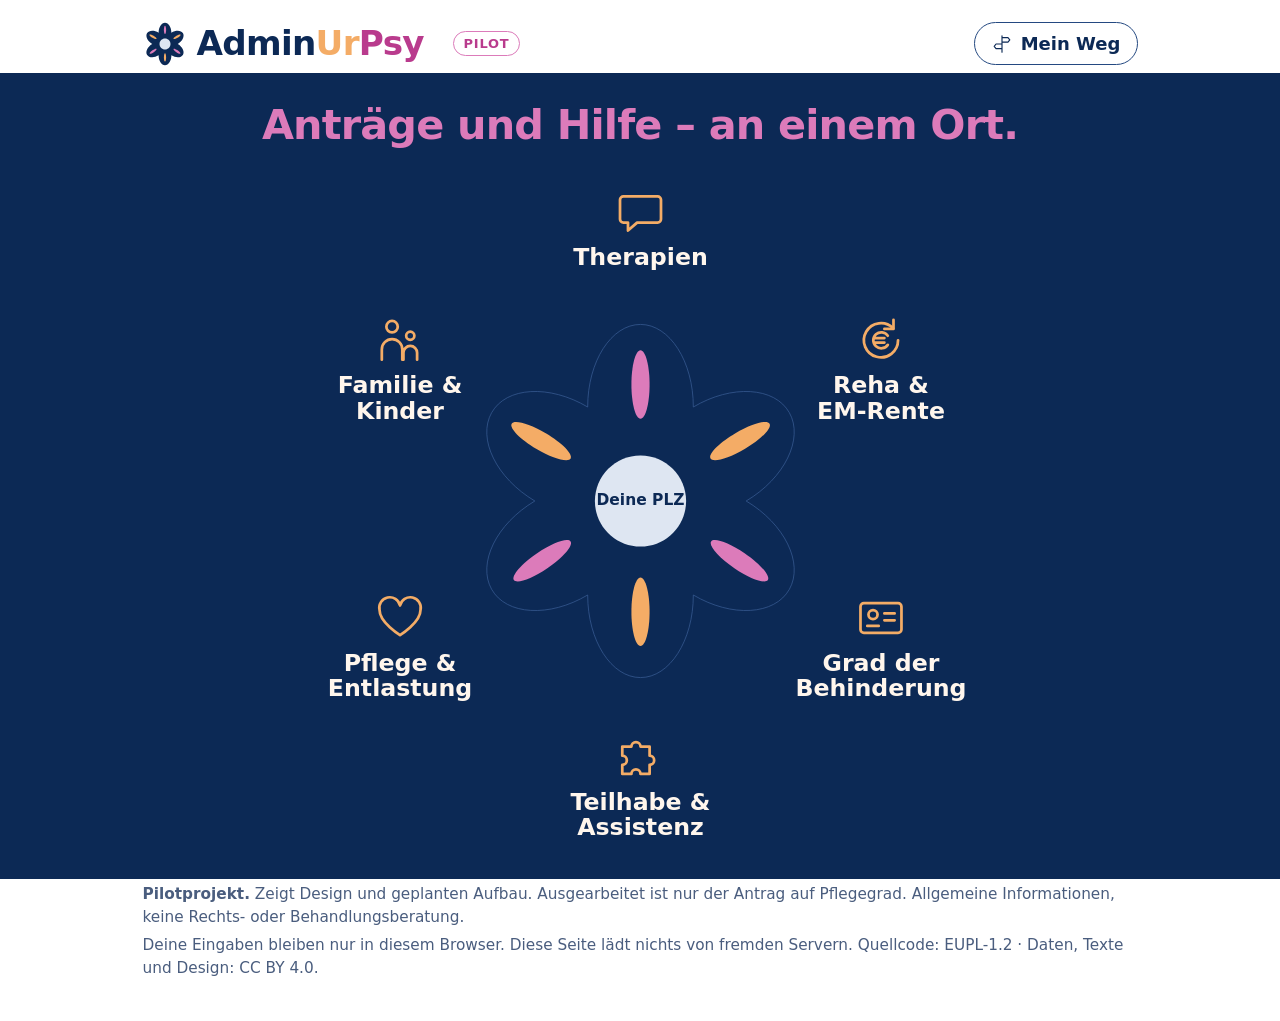
<file: prototype/index.html>
<!DOCTYPE html>
<html lang="de">
<head>
<meta charset="utf-8">
<meta name="viewport" content="width=device-width, initial-scale=1">
<title>AdminUrPsy – Anträge und Hilfe, an einem Ort (Pilot)</title>
<meta name="description" content="AdminUrPsy (Pilot) – Anträge und Hilfe bei psychischer Erkrankung, an einem Ort.">
<link rel="stylesheet" href="css/style.css?v=2026-11-25f">
<link rel="icon" href="img/logo.svg" type="image/svg+xml">
</head>
<body class="home">
<a class="skip-link" href="#inhalt">Zum Inhalt springen</a>
<header class="site-header">
  <div class="wrap">
    <a class="wordmark" href="index.html" aria-label="AdminUrPsy – zur Startseite"><svg viewBox="-270 -270 540 540" width="44" height="44" aria-hidden="true" focusable="false"><path class="logo-form" d="M 178.292969 124.261719 C 178.292969 56.613281 213.425781 1.691406 256.699219 1.691406 C 299.972656 1.691406 335.105469 56.613281 335.105469 124.261719 C 392.144531 90.4375 456.019531 94.226562 477.65625 132.71875 C 499.292969 171.210938 470.550781 229.921875 413.515625 263.75 C 470.550781 297.570312 499.292969 356.285156 477.65625 394.777344 C 456.019531 433.269531 392.144531 437.058594 335.105469 403.234375 C 335.105469 470.882812 299.972656 525.804688 256.699219 525.804688 C 213.425781 525.804688 178.292969 470.882812 178.292969 403.234375 C 121.253906 437.058594 57.378906 433.269531 35.742188 394.777344 C 14.105469 356.285156 42.847656 297.570312 99.886719 263.75 C 42.847656 229.921875 14.105469 171.210938 35.742188 132.71875 C 57.378906 94.226562 121.253906 90.4375 178.292969 124.261719 Z M 178.292969 124.261719 " transform="translate(-256.699219 -263.75)" fill="#0C2955"/><path class="logo-center" d="M 256.699219 196.0625 C 294.054688 196.0625 324.382812 226.390625 324.382812 263.75 C 324.382812 301.101562 294.054688 331.429688 256.699219 331.429688 C 219.34375 331.429688 189.015625 301.101562 189.015625 263.75 C 189.015625 226.390625 219.34375 196.0625 256.699219 196.0625 Z M 256.699219 196.0625 " transform="translate(-256.699219 -263.75)" fill="#DEE6F2"/><path fill="#DC7BBA" class="acc acc-0 acc-pink" d="M 256.699219 39.890625 C 264.136719 39.890625 270.175781 62.683594 270.175781 90.753906 C 270.175781 118.828125 264.136719 141.621094 256.699219 141.621094 C 249.261719 141.621094 243.222656 118.828125 243.222656 90.753906 C 243.222656 62.683594 249.261719 39.890625 256.699219 39.890625 Z M 256.699219 39.890625 " transform="translate(-256.699219 -263.75)"/><path fill="#F4AC66" class="acc acc-3 acc-orange" d="M 256.699219 377.097656 C 264.136719 377.097656 270.175781 399.890625 270.175781 427.960938 C 270.175781 456.035156 264.136719 478.828125 256.699219 478.828125 C 249.261719 478.828125 243.222656 456.035156 243.222656 427.960938 C 243.222656 399.890625 249.261719 377.097656 256.699219 377.097656 Z M 256.699219 377.097656 " transform="translate(-256.699219 -263.75)"/><path fill="#DC7BBA" class="acc acc-4 acc-pink" d="M 68.8125 381.003906 C 64.628906 374.855469 80.082031 357.042969 103.296875 341.257812 C 126.507812 325.472656 148.753906 317.648438 152.9375 323.800781 C 157.117188 329.953125 141.667969 347.761719 118.453125 363.546875 C 95.238281 379.332031 72.996094 387.15625 68.8125 381.003906 Z M 68.8125 381.003906 " transform="translate(-256.699219 -263.75)"/><path fill="#DC7BBA" class="acc acc-2 acc-pink" d="M 445.664062 381.003906 C 449.847656 374.855469 434.394531 357.042969 411.179688 341.257812 C 387.964844 325.472656 365.722656 317.648438 361.539062 323.800781 C 357.359375 329.953125 372.808594 347.761719 396.023438 363.546875 C 419.238281 379.332031 441.480469 387.15625 445.664062 381.003906 Z M 445.664062 381.003906 " transform="translate(-256.699219 -263.75)"/><path fill="#F4AC66" class="acc acc-5 acc-orange" d="M 65.492188 149.023438 C 61.710938 155.425781 78.261719 172.21875 102.429688 186.496094 C 126.601562 200.777344 149.296875 207.167969 153.078125 200.765625 C 156.863281 194.363281 140.3125 177.570312 116.140625 163.289062 C 91.972656 149.011719 69.277344 142.617188 65.492188 149.023438 Z M 65.492188 149.023438 " transform="translate(-256.699219 -263.75)"/><path fill="#F4AC66" class="acc acc-1 acc-orange" d="M 448.253906 149.023438 C 452.035156 155.425781 435.484375 172.21875 411.316406 186.496094 C 387.144531 200.777344 364.449219 207.167969 360.667969 200.765625 C 356.882812 194.363281 373.433594 177.570312 397.605469 163.289062 C 421.773438 149.011719 444.46875 142.617188 448.253906 149.023438 Z M 448.253906 149.023438 " transform="translate(-256.699219 -263.75)"/></svg><span>Admin<span class="ur">Ur</span><span class="psy">Psy</span></span></a>
    <span class="pilot-badge">Pilot</span>
    <a class="nav-weg" href="mein-weg.html"><svg class="" viewBox="0 0 48 48" width="22" height="22" fill="none" stroke="#0C2955" stroke-width="2.5" stroke-linecap="round" stroke-linejoin="round" aria-hidden="true" focusable="false"><path d="M24 6v36M24 10h13l4 5-4 5H24M24 24H11l-4 5 4 5h13"/></svg><span>Mein Weg</span></a>
  </div>
</header>
<main id="inhalt" class="wrap">
<div class="first-screen">
  <section class="intro">
    <h1>Anträge und Hilfe – an einem Ort.</h1>
  </section>
  <div class="flower-wrap">
<svg class="flower" viewBox="0 20 800 780" data-viewbox-handy="164 130 472 540" role="navigation" aria-label="Bereiche">
<defs><clipPath id="blatt-clip"><path d="M 178.292969 124.261719 C 178.292969 56.613281 213.425781 1.691406 256.699219 1.691406 C 299.972656 1.691406 335.105469 56.613281 335.105469 124.261719 C 392.144531 90.4375 456.019531 94.226562 477.65625 132.71875 C 499.292969 171.210938 470.550781 229.921875 413.515625 263.75 C 470.550781 297.570312 499.292969 356.285156 477.65625 394.777344 C 456.019531 433.269531 392.144531 437.058594 335.105469 403.234375 C 335.105469 470.882812 299.972656 525.804688 256.699219 525.804688 C 213.425781 525.804688 178.292969 470.882812 178.292969 403.234375 C 121.253906 437.058594 57.378906 433.269531 35.742188 394.777344 C 14.105469 356.285156 42.847656 297.570312 99.886719 263.75 C 42.847656 229.921875 14.105469 171.210938 35.742188 132.71875 C 57.378906 94.226562 121.253906 90.4375 178.292969 124.261719 Z M 178.292969 124.261719 " transform="translate(400 400) scale(0.74) translate(-256.699219 -263.75)"/></clipPath></defs>
<g class="logo-navy" transform="translate(400 400) scale(0.74)"><path class="logo-form" d="M 178.292969 124.261719 C 178.292969 56.613281 213.425781 1.691406 256.699219 1.691406 C 299.972656 1.691406 335.105469 56.613281 335.105469 124.261719 C 392.144531 90.4375 456.019531 94.226562 477.65625 132.71875 C 499.292969 171.210938 470.550781 229.921875 413.515625 263.75 C 470.550781 297.570312 499.292969 356.285156 477.65625 394.777344 C 456.019531 433.269531 392.144531 437.058594 335.105469 403.234375 C 335.105469 470.882812 299.972656 525.804688 256.699219 525.804688 C 213.425781 525.804688 178.292969 470.882812 178.292969 403.234375 C 121.253906 437.058594 57.378906 433.269531 35.742188 394.777344 C 14.105469 356.285156 42.847656 297.570312 99.886719 263.75 C 42.847656 229.921875 14.105469 171.210938 35.742188 132.71875 C 57.378906 94.226562 121.253906 90.4375 178.292969 124.261719 Z M 178.292969 124.261719 " transform="translate(-256.699219 -263.75)" fill="#0C2955"/></g>
<a class="petal-link p0" href="bereiche/therapien.html" aria-label="Therapien">
  <path class="petal-hl" d="M400 400L250.0 140.2L550.0 140.2Z" clip-path="url(#blatt-clip)"/>
  <g class="marke">
  <circle class="hit" cx="400.0" cy="113.0" r="66"/>
  <g class="icon" transform="translate(370.0 53.0) scale(1.2500)"><path d="M9 10h30a3 3 0 0 1 3 3v17a3 3 0 0 1-3 3H21l-8 7v-7H9a3 3 0 0 1-3-3V13a3 3 0 0 1 3-3z"/></g>
  <text class="label" text-anchor="middle"><tspan x="400.0" y="141.0">Therapien</tspan></text>
  </g>
</a>
<a class="petal-link p1" href="bereiche/reha-rente.html" aria-label="Reha &amp; Erwerbsminderungsrente">
  <path class="petal-hl" d="M400 400L550.0 140.2L700.0 400.0Z" clip-path="url(#blatt-clip)"/>
  <g class="marke">
  <circle class="hit" cx="664.1" cy="253.5" r="66"/>
  <g class="icon" transform="translate(634.1 193.5) scale(1.2500)"><path d="M39 24a15 15 0 1 1-4.4-10.6"/><path d="M35 6v8h-8"/><path d="M30 20a7 7 0 1 0 0 8M18 22h9M18 26h9"/></g>
  <text class="label" text-anchor="middle"><tspan x="664.1" y="281.5">Reha &amp;</tspan><tspan x="664.1" y="309.5">EM-Rente</tspan></text>
  </g>
</a>
<a class="petal-link p2" href="bereiche/gdb.html" aria-label="Grad der Behinderung">
  <path class="petal-hl" d="M400 400L700.0 400.0L550.0 659.8Z" clip-path="url(#blatt-clip)"/>
  <g class="marke">
  <circle class="hit" cx="664.1" cy="558.5" r="66"/>
  <g class="icon" transform="translate(634.1 498.5) scale(1.2500)"><rect x="6" y="11" width="36" height="26" rx="3"/><circle cx="17" cy="21" r="4"/><path d="M12 31h10M27 20h9M27 26h9"/></g>
  <text class="label" text-anchor="middle"><tspan x="664.1" y="586.5">Grad der</tspan><tspan x="664.1" y="614.5">Behinderung</tspan></text>
  </g>
</a>
<a class="petal-link p3" href="bereiche/teilhabe.html" aria-label="Teilhabe &amp; Assistenz">
  <path class="petal-hl" d="M400 400L550.0 659.8L250.0 659.8Z" clip-path="url(#blatt-clip)"/>
  <g class="marke">
  <circle class="hit" cx="400.0" cy="711.0" r="66"/>
  <g class="icon" transform="translate(370.0 651.0) scale(1.2500)"><path d="M8 15h8a4 4 0 1 1 8 0h8v8a4 4 0 1 1 0 8v8h-8a4 4 0 1 0-8 0H8v-8a4 4 0 1 0 0-8z"/></g>
  <text class="label" text-anchor="middle"><tspan x="400.0" y="739.0">Teilhabe &amp;</tspan><tspan x="400.0" y="767.0">Assistenz</tspan></text>
  </g>
</a>
<a class="petal-link p4" href="bereiche/pflege.html" aria-label="Pflege &amp; Entlastung">
  <path class="petal-hl" d="M400 400L250.0 659.8L100.0 400.0Z" clip-path="url(#blatt-clip)"/>
  <g class="marke">
  <circle class="hit" cx="135.9" cy="558.5" r="66"/>
  <g class="icon" transform="translate(105.9 498.5) scale(1.2500)"><path d="M24 39C24 39 6 28 6 17A9 9 0 0 1 24 13 9 9 0 0 1 42 17C42 28 24 39 24 39Z"/></g>
  <text class="label" text-anchor="middle"><tspan x="135.9" y="586.5">Pflege &amp;</tspan><tspan x="135.9" y="614.5">Entlastung</tspan></text>
  </g>
</a>
<a class="petal-link p5" href="bereiche/familie.html" aria-label="Familie &amp; Kinder">
  <path class="petal-hl" d="M400 400L100.0 400.0L250.0 140.2Z" clip-path="url(#blatt-clip)"/>
  <g class="marke">
  <circle class="hit" cx="135.9" cy="253.5" r="66"/>
  <g class="icon" transform="translate(105.9 193.5) scale(1.2500)"><circle cx="17" cy="12" r="5"/><circle cx="33" cy="20" r="3.6"/><path d="M8 41v-9a9 9 0 0 1 18 0v9M27 41v-6a6 6 0 0 1 12 0v6"/></g>
  <text class="label" text-anchor="middle"><tspan x="135.9" y="281.5">Familie &amp;</tspan><tspan x="135.9" y="309.5">Kinder</tspan></text>
  </g>
</a>
<g class="logo-top" transform="translate(400 400) scale(0.74)" pointer-events="none"><path class="logo-center" d="M 256.699219 196.0625 C 294.054688 196.0625 324.382812 226.390625 324.382812 263.75 C 324.382812 301.101562 294.054688 331.429688 256.699219 331.429688 C 219.34375 331.429688 189.015625 301.101562 189.015625 263.75 C 189.015625 226.390625 219.34375 196.0625 256.699219 196.0625 Z M 256.699219 196.0625 " transform="translate(-256.699219 -263.75)" fill="#DEE6F2"/><path class="acc acc-0 acc-pink" d="M 256.699219 39.890625 C 264.136719 39.890625 270.175781 62.683594 270.175781 90.753906 C 270.175781 118.828125 264.136719 141.621094 256.699219 141.621094 C 249.261719 141.621094 243.222656 118.828125 243.222656 90.753906 C 243.222656 62.683594 249.261719 39.890625 256.699219 39.890625 Z M 256.699219 39.890625 " transform="translate(-256.699219 -263.75)"/><path class="acc acc-3 acc-orange" d="M 256.699219 377.097656 C 264.136719 377.097656 270.175781 399.890625 270.175781 427.960938 C 270.175781 456.035156 264.136719 478.828125 256.699219 478.828125 C 249.261719 478.828125 243.222656 456.035156 243.222656 427.960938 C 243.222656 399.890625 249.261719 377.097656 256.699219 377.097656 Z M 256.699219 377.097656 " transform="translate(-256.699219 -263.75)"/><path class="acc acc-4 acc-pink" d="M 68.8125 381.003906 C 64.628906 374.855469 80.082031 357.042969 103.296875 341.257812 C 126.507812 325.472656 148.753906 317.648438 152.9375 323.800781 C 157.117188 329.953125 141.667969 347.761719 118.453125 363.546875 C 95.238281 379.332031 72.996094 387.15625 68.8125 381.003906 Z M 68.8125 381.003906 " transform="translate(-256.699219 -263.75)"/><path class="acc acc-2 acc-pink" d="M 445.664062 381.003906 C 449.847656 374.855469 434.394531 357.042969 411.179688 341.257812 C 387.964844 325.472656 365.722656 317.648438 361.539062 323.800781 C 357.359375 329.953125 372.808594 347.761719 396.023438 363.546875 C 419.238281 379.332031 441.480469 387.15625 445.664062 381.003906 Z M 445.664062 381.003906 " transform="translate(-256.699219 -263.75)"/><path class="acc acc-5 acc-orange" d="M 65.492188 149.023438 C 61.710938 155.425781 78.261719 172.21875 102.429688 186.496094 C 126.601562 200.777344 149.296875 207.167969 153.078125 200.765625 C 156.863281 194.363281 140.3125 177.570312 116.140625 163.289062 C 91.972656 149.011719 69.277344 142.617188 65.492188 149.023438 Z M 65.492188 149.023438 " transform="translate(-256.699219 -263.75)"/><path class="acc acc-1 acc-orange" d="M 448.253906 149.023438 C 452.035156 155.425781 435.484375 172.21875 411.316406 186.496094 C 387.144531 200.777344 364.449219 207.167969 360.667969 200.765625 C 356.882812 194.363281 373.433594 177.570312 397.605469 163.289062 C 421.773438 149.011719 444.46875 142.617188 448.253906 149.023438 Z M 448.253906 149.023438 " transform="translate(-256.699219 -263.75)"/></g>
<a class="center-link" href="#standort" data-open-loc aria-label="Deine Postleitzahl eingeben oder ändern">
  <circle cx="400" cy="400" r="50.1" fill="transparent"/>
  <text class="center-small" text-anchor="middle" x="400" y="394">Deine PLZ</text>
  <text class="center-plz" text-anchor="middle" x="400" y="418" data-center-plz></text>
</a></svg>
  </div>
</div>
<section class="mobile-list" aria-labelledby="liste-h">
  <h2 id="liste-h">Alle Bereiche</h2>
  <ul class="area-list"><li><a class="pink" href="bereiche/therapien.html"><svg class="" viewBox="0 0 48 48" fill="none" stroke="#0C2955" stroke-width="2.5" stroke-linecap="round" stroke-linejoin="round" aria-hidden="true" focusable="false"><path d="M9 10h30a3 3 0 0 1 3 3v17a3 3 0 0 1-3 3H21l-8 7v-7H9a3 3 0 0 1-3-3V13a3 3 0 0 1 3-3z"/></svg><span>Therapien</span></a></li><li><a class="orange" href="bereiche/reha-rente.html"><svg class="" viewBox="0 0 48 48" fill="none" stroke="#0C2955" stroke-width="2.5" stroke-linecap="round" stroke-linejoin="round" aria-hidden="true" focusable="false"><path d="M39 24a15 15 0 1 1-4.4-10.6"/><path d="M35 6v8h-8"/><path d="M30 20a7 7 0 1 0 0 8M18 22h9M18 26h9"/></svg><span>Reha &amp; Erwerbs&shy;minderungs&shy;rente</span></a></li><li><a class="pink" href="bereiche/gdb.html"><svg class="" viewBox="0 0 48 48" fill="none" stroke="#0C2955" stroke-width="2.5" stroke-linecap="round" stroke-linejoin="round" aria-hidden="true" focusable="false"><rect x="6" y="11" width="36" height="26" rx="3"/><circle cx="17" cy="21" r="4"/><path d="M12 31h10M27 20h9M27 26h9"/></svg><span>Grad der Behinderung</span></a></li><li><a class="orange" href="bereiche/teilhabe.html"><svg class="" viewBox="0 0 48 48" fill="none" stroke="#0C2955" stroke-width="2.5" stroke-linecap="round" stroke-linejoin="round" aria-hidden="true" focusable="false"><path d="M8 15h8a4 4 0 1 1 8 0h8v8a4 4 0 1 1 0 8v8h-8a4 4 0 1 0-8 0H8v-8a4 4 0 1 0 0-8z"/></svg><span>Teilhabe &amp; Assistenz</span></a></li><li><a class="pink" href="bereiche/pflege.html"><svg class="" viewBox="0 0 48 48" fill="none" stroke="#0C2955" stroke-width="2.5" stroke-linecap="round" stroke-linejoin="round" aria-hidden="true" focusable="false"><path d="M24 39C24 39 6 28 6 17A9 9 0 0 1 24 13 9 9 0 0 1 42 17C42 28 24 39 24 39Z"/></svg><span>Pflege &amp; Entlastung</span></a></li><li><a class="orange" href="bereiche/familie.html"><svg class="" viewBox="0 0 48 48" fill="none" stroke="#0C2955" stroke-width="2.5" stroke-linecap="round" stroke-linejoin="round" aria-hidden="true" focusable="false"><circle cx="17" cy="12" r="5"/><circle cx="33" cy="20" r="3.6"/><path d="M8 41v-9a9 9 0 0 1 18 0v9M27 41v-6a6 6 0 0 1 12 0v6"/></svg><span>Familie &amp; Kinder</span></a></li></ul>
</section>
<dialog class="loc-dialog" id="standort" aria-labelledby="standort-h">
  <form id="loc-form" class="loc-dialog-form" method="dialog" novalidate>
    <h2 id="standort-h">Wo wohnst du?</h2>
    <p>Mit deiner Postleitzahl schlagen wir passende Stellen vor – zum Beispiel deine AOK.</p>
    <label for="plz">Deine PLZ</label>
    <input id="plz" name="plz" inputmode="numeric" autocomplete="postal-code" maxlength="5" placeholder="z. B. 10115">
    <div class="loc-status"><span id="loc-msg" role="status" aria-live="polite"></span>
      <div class="land-line" data-needs-plz hidden>Bundesland: <b data-show="land"></b>
        <details class="land-fix"><summary>stimmt nicht?</summary>
          <label for="land" class="sr-only">Bundesland ändern</label>
          <select id="land" name="land"><option value="">automatisch</option><option value="BW">Baden-Württemberg</option><option value="BY">Bayern</option><option value="BE">Berlin</option><option value="BB">Brandenburg</option><option value="HB">Bremen</option><option value="HH">Hamburg</option><option value="HE">Hessen</option><option value="MV">Mecklenburg-Vorpommern</option><option value="NI">Niedersachsen</option><option value="NW">Nordrhein-Westfalen</option><option value="RP">Rheinland-Pfalz</option><option value="SL">Saarland</option><option value="SN">Sachsen</option><option value="ST">Sachsen-Anhalt</option><option value="SH">Schleswig-Holstein</option><option value="TH">Thüringen</option></select>
        </details>
      </div>
    </div>
    <p class="form-note">Bleibt nur auf deinem Gerät. Wir schicken sie nirgendwohin.</p>
    <div class="loc-actions"><button class="btn" type="submit" value="ok">Fertig</button><button class="btn ghost" type="button" id="loc-reset">Löschen</button></div>
  </form>
</dialog>
</main>
<footer class="site-footer"><div class="wrap">
  <p><b>Pilotprojekt.</b> Zeigt Design und geplanten Aufbau. Ausgearbeitet ist nur der Antrag auf Pflegegrad. Allgemeine Informationen, keine Rechts- oder Behandlungsberatung.</p>
  <p>Deine Eingaben bleiben nur in diesem Browser. Diese Seite lädt nichts von fremden Servern. Quellcode: EUPL-1.2 · Daten, Texte und Design: CC BY 4.0.</p>
</div></footer>
<script>
/* Handy (hochkant): Bereichsnamen weiter nach oben/unten rücken (CSS) und den Bildausschnitt anpassen,
   damit Blüte und Namen den Bildschirm füllen. */
(function () {
  var svg = document.querySelector(".flower"); if (!svg || !window.matchMedia) return;
  var mq = window.matchMedia("(max-width: 699px)"), breit = svg.getAttribute("viewBox"), hoch = svg.getAttribute("data-viewbox-handy");
  function passen() { svg.setAttribute("viewBox", mq.matches ? hoch : breit); }
  passen(); if (mq.addEventListener) mq.addEventListener("change", passen); else mq.addListener(passen);
})();
</script>
<script src="js/standort.js?v=2026-11-25f"></script>
</body>
</html>
</file>
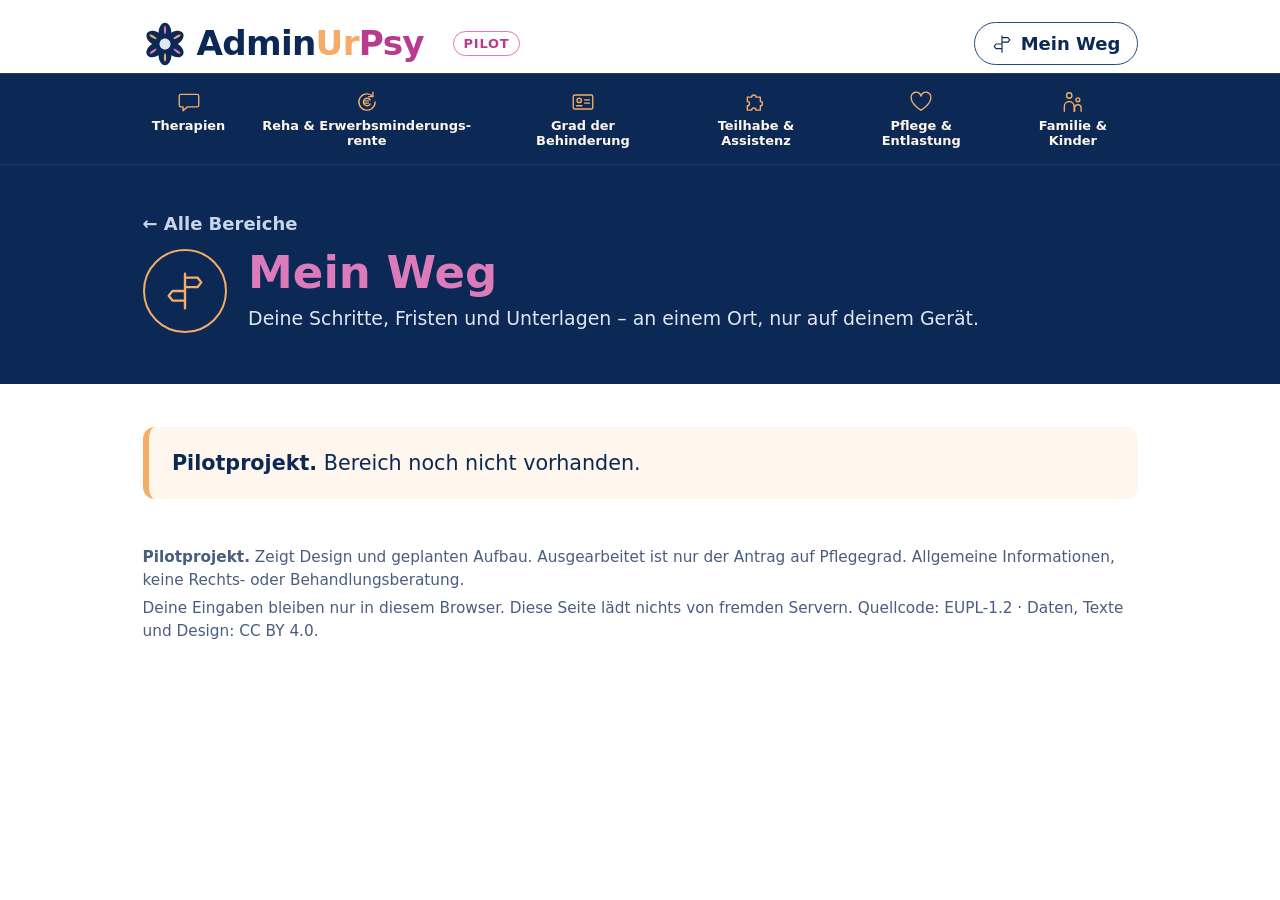
<file: prototype/mein-weg.html>
<!DOCTYPE html>
<html lang="de">
<head>
<meta charset="utf-8">
<meta name="viewport" content="width=device-width, initial-scale=1">
<title>Mein Weg – AdminUrPsy (Pilot)</title>
<meta name="description" content="AdminUrPsy (Pilot) – Anträge und Hilfe bei psychischer Erkrankung, an einem Ort.">
<link rel="stylesheet" href="css/style.css?v=2026-11-25f">
<link rel="icon" href="img/logo.svg" type="image/svg+xml">
</head>
<body class="sub">
<a class="skip-link" href="#inhalt">Zum Inhalt springen</a>
<header class="site-header">
  <div class="wrap">
    <a class="wordmark" href="index.html" aria-label="AdminUrPsy – zur Startseite"><svg viewBox="-270 -270 540 540" width="44" height="44" aria-hidden="true" focusable="false"><path class="logo-form" d="M 178.292969 124.261719 C 178.292969 56.613281 213.425781 1.691406 256.699219 1.691406 C 299.972656 1.691406 335.105469 56.613281 335.105469 124.261719 C 392.144531 90.4375 456.019531 94.226562 477.65625 132.71875 C 499.292969 171.210938 470.550781 229.921875 413.515625 263.75 C 470.550781 297.570312 499.292969 356.285156 477.65625 394.777344 C 456.019531 433.269531 392.144531 437.058594 335.105469 403.234375 C 335.105469 470.882812 299.972656 525.804688 256.699219 525.804688 C 213.425781 525.804688 178.292969 470.882812 178.292969 403.234375 C 121.253906 437.058594 57.378906 433.269531 35.742188 394.777344 C 14.105469 356.285156 42.847656 297.570312 99.886719 263.75 C 42.847656 229.921875 14.105469 171.210938 35.742188 132.71875 C 57.378906 94.226562 121.253906 90.4375 178.292969 124.261719 Z M 178.292969 124.261719 " transform="translate(-256.699219 -263.75)" fill="#0C2955"/><path class="logo-center" d="M 256.699219 196.0625 C 294.054688 196.0625 324.382812 226.390625 324.382812 263.75 C 324.382812 301.101562 294.054688 331.429688 256.699219 331.429688 C 219.34375 331.429688 189.015625 301.101562 189.015625 263.75 C 189.015625 226.390625 219.34375 196.0625 256.699219 196.0625 Z M 256.699219 196.0625 " transform="translate(-256.699219 -263.75)" fill="#DEE6F2"/><path fill="#DC7BBA" class="acc acc-0 acc-pink" d="M 256.699219 39.890625 C 264.136719 39.890625 270.175781 62.683594 270.175781 90.753906 C 270.175781 118.828125 264.136719 141.621094 256.699219 141.621094 C 249.261719 141.621094 243.222656 118.828125 243.222656 90.753906 C 243.222656 62.683594 249.261719 39.890625 256.699219 39.890625 Z M 256.699219 39.890625 " transform="translate(-256.699219 -263.75)"/><path fill="#F4AC66" class="acc acc-3 acc-orange" d="M 256.699219 377.097656 C 264.136719 377.097656 270.175781 399.890625 270.175781 427.960938 C 270.175781 456.035156 264.136719 478.828125 256.699219 478.828125 C 249.261719 478.828125 243.222656 456.035156 243.222656 427.960938 C 243.222656 399.890625 249.261719 377.097656 256.699219 377.097656 Z M 256.699219 377.097656 " transform="translate(-256.699219 -263.75)"/><path fill="#DC7BBA" class="acc acc-4 acc-pink" d="M 68.8125 381.003906 C 64.628906 374.855469 80.082031 357.042969 103.296875 341.257812 C 126.507812 325.472656 148.753906 317.648438 152.9375 323.800781 C 157.117188 329.953125 141.667969 347.761719 118.453125 363.546875 C 95.238281 379.332031 72.996094 387.15625 68.8125 381.003906 Z M 68.8125 381.003906 " transform="translate(-256.699219 -263.75)"/><path fill="#DC7BBA" class="acc acc-2 acc-pink" d="M 445.664062 381.003906 C 449.847656 374.855469 434.394531 357.042969 411.179688 341.257812 C 387.964844 325.472656 365.722656 317.648438 361.539062 323.800781 C 357.359375 329.953125 372.808594 347.761719 396.023438 363.546875 C 419.238281 379.332031 441.480469 387.15625 445.664062 381.003906 Z M 445.664062 381.003906 " transform="translate(-256.699219 -263.75)"/><path fill="#F4AC66" class="acc acc-5 acc-orange" d="M 65.492188 149.023438 C 61.710938 155.425781 78.261719 172.21875 102.429688 186.496094 C 126.601562 200.777344 149.296875 207.167969 153.078125 200.765625 C 156.863281 194.363281 140.3125 177.570312 116.140625 163.289062 C 91.972656 149.011719 69.277344 142.617188 65.492188 149.023438 Z M 65.492188 149.023438 " transform="translate(-256.699219 -263.75)"/><path fill="#F4AC66" class="acc acc-1 acc-orange" d="M 448.253906 149.023438 C 452.035156 155.425781 435.484375 172.21875 411.316406 186.496094 C 387.144531 200.777344 364.449219 207.167969 360.667969 200.765625 C 356.882812 194.363281 373.433594 177.570312 397.605469 163.289062 C 421.773438 149.011719 444.46875 142.617188 448.253906 149.023438 Z M 448.253906 149.023438 " transform="translate(-256.699219 -263.75)"/></svg><span>Admin<span class="ur">Ur</span><span class="psy">Psy</span></span></a>
    <span class="pilot-badge">Pilot</span>
    <a class="nav-weg" href="mein-weg.html"><svg class="" viewBox="0 0 48 48" width="22" height="22" fill="none" stroke="#0C2955" stroke-width="2.5" stroke-linecap="round" stroke-linejoin="round" aria-hidden="true" focusable="false"><path d="M24 6v36M24 10h13l4 5-4 5H24M24 24H11l-4 5 4 5h13"/></svg><span>Mein Weg</span></a>
  </div>
</header>
<nav class="area-strip" aria-label="Alle Bereiche"><ul><li><a href="bereiche/therapien.html"><svg class="" viewBox="0 0 48 48" fill="none" stroke="#0C2955" stroke-width="2.5" stroke-linecap="round" stroke-linejoin="round" aria-hidden="true" focusable="false"><path d="M9 10h30a3 3 0 0 1 3 3v17a3 3 0 0 1-3 3H21l-8 7v-7H9a3 3 0 0 1-3-3V13a3 3 0 0 1 3-3z"/></svg><span>Therapien</span></a></li><li><a href="bereiche/reha-rente.html"><svg class="" viewBox="0 0 48 48" fill="none" stroke="#0C2955" stroke-width="2.5" stroke-linecap="round" stroke-linejoin="round" aria-hidden="true" focusable="false"><path d="M39 24a15 15 0 1 1-4.4-10.6"/><path d="M35 6v8h-8"/><path d="M30 20a7 7 0 1 0 0 8M18 22h9M18 26h9"/></svg><span>Reha &amp; Erwerbs&shy;minderungs&shy;rente</span></a></li><li><a href="bereiche/gdb.html"><svg class="" viewBox="0 0 48 48" fill="none" stroke="#0C2955" stroke-width="2.5" stroke-linecap="round" stroke-linejoin="round" aria-hidden="true" focusable="false"><rect x="6" y="11" width="36" height="26" rx="3"/><circle cx="17" cy="21" r="4"/><path d="M12 31h10M27 20h9M27 26h9"/></svg><span>Grad der Behinderung</span></a></li><li><a href="bereiche/teilhabe.html"><svg class="" viewBox="0 0 48 48" fill="none" stroke="#0C2955" stroke-width="2.5" stroke-linecap="round" stroke-linejoin="round" aria-hidden="true" focusable="false"><path d="M8 15h8a4 4 0 1 1 8 0h8v8a4 4 0 1 1 0 8v8h-8a4 4 0 1 0-8 0H8v-8a4 4 0 1 0 0-8z"/></svg><span>Teilhabe &amp; Assistenz</span></a></li><li><a href="bereiche/pflege.html"><svg class="" viewBox="0 0 48 48" fill="none" stroke="#0C2955" stroke-width="2.5" stroke-linecap="round" stroke-linejoin="round" aria-hidden="true" focusable="false"><path d="M24 39C24 39 6 28 6 17A9 9 0 0 1 24 13 9 9 0 0 1 42 17C42 28 24 39 24 39Z"/></svg><span>Pflege &amp; Entlastung</span></a></li><li><a href="bereiche/familie.html"><svg class="" viewBox="0 0 48 48" fill="none" stroke="#0C2955" stroke-width="2.5" stroke-linecap="round" stroke-linejoin="round" aria-hidden="true" focusable="false"><circle cx="17" cy="12" r="5"/><circle cx="33" cy="20" r="3.6"/><path d="M8 41v-9a9 9 0 0 1 18 0v9M27 41v-6a6 6 0 0 1 12 0v6"/></svg><span>Familie &amp; Kinder</span></a></li></ul></nav>
<main id="inhalt" class="wrap">
<section class="band-hero"><div class="wrap"><a class="back" href="index.html">Alle Bereiche</a>
  <div class="hero-row"><div class="hero-icon"><svg class="" viewBox="0 0 48 48" fill="none" stroke="#0C2955" stroke-width="2.5" stroke-linecap="round" stroke-linejoin="round" aria-hidden="true" focusable="false"><path d="M24 6v36M24 10h13l4 5-4 5H24M24 24H11l-4 5 4 5h13"/></svg></div><div><h1>Mein Weg</h1><p>Deine Schritte, Fristen und Unterlagen – an einem Ort, nur auf deinem Gerät.</p></div></div>
</div></section>
<section class="band band-white"><div class="wrap">
  <div class="pilot-note" role="status"><b>Pilotprojekt.</b> Bereich noch nicht vorhanden.</div>
</div></section>
</main>
<footer class="site-footer"><div class="wrap">
  <p><b>Pilotprojekt.</b> Zeigt Design und geplanten Aufbau. Ausgearbeitet ist nur der Antrag auf Pflegegrad. Allgemeine Informationen, keine Rechts- oder Behandlungsberatung.</p>
  <p>Deine Eingaben bleiben nur in diesem Browser. Diese Seite lädt nichts von fremden Servern. Quellcode: EUPL-1.2 · Daten, Texte und Design: CC BY 4.0.</p>
</div></footer>
</body>
</html>
</file>
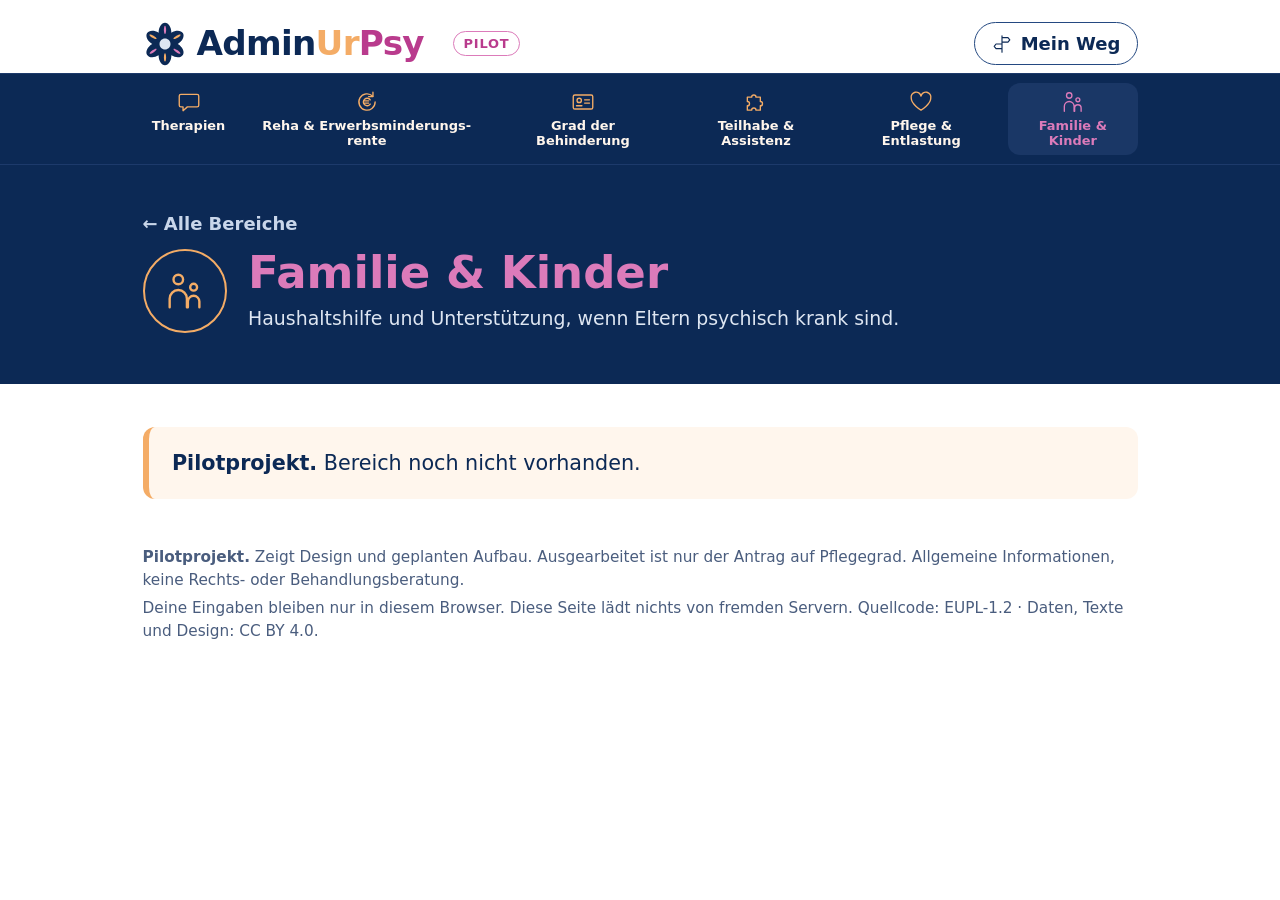
<file: prototype/bereiche/familie.html>
<!DOCTYPE html>
<html lang="de">
<head>
<meta charset="utf-8">
<meta name="viewport" content="width=device-width, initial-scale=1">
<title>Familie &amp; Kinder – AdminUrPsy (Pilot)</title>
<meta name="description" content="AdminUrPsy (Pilot) – Anträge und Hilfe bei psychischer Erkrankung, an einem Ort.">
<link rel="stylesheet" href="../css/style.css?v=2026-11-25f">
<link rel="icon" href="../img/logo.svg" type="image/svg+xml">
</head>
<body class="sub">
<a class="skip-link" href="#inhalt">Zum Inhalt springen</a>
<header class="site-header">
  <div class="wrap">
    <a class="wordmark" href="../index.html" aria-label="AdminUrPsy – zur Startseite"><svg viewBox="-270 -270 540 540" width="44" height="44" aria-hidden="true" focusable="false"><path class="logo-form" d="M 178.292969 124.261719 C 178.292969 56.613281 213.425781 1.691406 256.699219 1.691406 C 299.972656 1.691406 335.105469 56.613281 335.105469 124.261719 C 392.144531 90.4375 456.019531 94.226562 477.65625 132.71875 C 499.292969 171.210938 470.550781 229.921875 413.515625 263.75 C 470.550781 297.570312 499.292969 356.285156 477.65625 394.777344 C 456.019531 433.269531 392.144531 437.058594 335.105469 403.234375 C 335.105469 470.882812 299.972656 525.804688 256.699219 525.804688 C 213.425781 525.804688 178.292969 470.882812 178.292969 403.234375 C 121.253906 437.058594 57.378906 433.269531 35.742188 394.777344 C 14.105469 356.285156 42.847656 297.570312 99.886719 263.75 C 42.847656 229.921875 14.105469 171.210938 35.742188 132.71875 C 57.378906 94.226562 121.253906 90.4375 178.292969 124.261719 Z M 178.292969 124.261719 " transform="translate(-256.699219 -263.75)" fill="#0C2955"/><path class="logo-center" d="M 256.699219 196.0625 C 294.054688 196.0625 324.382812 226.390625 324.382812 263.75 C 324.382812 301.101562 294.054688 331.429688 256.699219 331.429688 C 219.34375 331.429688 189.015625 301.101562 189.015625 263.75 C 189.015625 226.390625 219.34375 196.0625 256.699219 196.0625 Z M 256.699219 196.0625 " transform="translate(-256.699219 -263.75)" fill="#DEE6F2"/><path fill="#DC7BBA" class="acc acc-0 acc-pink" d="M 256.699219 39.890625 C 264.136719 39.890625 270.175781 62.683594 270.175781 90.753906 C 270.175781 118.828125 264.136719 141.621094 256.699219 141.621094 C 249.261719 141.621094 243.222656 118.828125 243.222656 90.753906 C 243.222656 62.683594 249.261719 39.890625 256.699219 39.890625 Z M 256.699219 39.890625 " transform="translate(-256.699219 -263.75)"/><path fill="#F4AC66" class="acc acc-3 acc-orange" d="M 256.699219 377.097656 C 264.136719 377.097656 270.175781 399.890625 270.175781 427.960938 C 270.175781 456.035156 264.136719 478.828125 256.699219 478.828125 C 249.261719 478.828125 243.222656 456.035156 243.222656 427.960938 C 243.222656 399.890625 249.261719 377.097656 256.699219 377.097656 Z M 256.699219 377.097656 " transform="translate(-256.699219 -263.75)"/><path fill="#DC7BBA" class="acc acc-4 acc-pink" d="M 68.8125 381.003906 C 64.628906 374.855469 80.082031 357.042969 103.296875 341.257812 C 126.507812 325.472656 148.753906 317.648438 152.9375 323.800781 C 157.117188 329.953125 141.667969 347.761719 118.453125 363.546875 C 95.238281 379.332031 72.996094 387.15625 68.8125 381.003906 Z M 68.8125 381.003906 " transform="translate(-256.699219 -263.75)"/><path fill="#DC7BBA" class="acc acc-2 acc-pink" d="M 445.664062 381.003906 C 449.847656 374.855469 434.394531 357.042969 411.179688 341.257812 C 387.964844 325.472656 365.722656 317.648438 361.539062 323.800781 C 357.359375 329.953125 372.808594 347.761719 396.023438 363.546875 C 419.238281 379.332031 441.480469 387.15625 445.664062 381.003906 Z M 445.664062 381.003906 " transform="translate(-256.699219 -263.75)"/><path fill="#F4AC66" class="acc acc-5 acc-orange" d="M 65.492188 149.023438 C 61.710938 155.425781 78.261719 172.21875 102.429688 186.496094 C 126.601562 200.777344 149.296875 207.167969 153.078125 200.765625 C 156.863281 194.363281 140.3125 177.570312 116.140625 163.289062 C 91.972656 149.011719 69.277344 142.617188 65.492188 149.023438 Z M 65.492188 149.023438 " transform="translate(-256.699219 -263.75)"/><path fill="#F4AC66" class="acc acc-1 acc-orange" d="M 448.253906 149.023438 C 452.035156 155.425781 435.484375 172.21875 411.316406 186.496094 C 387.144531 200.777344 364.449219 207.167969 360.667969 200.765625 C 356.882812 194.363281 373.433594 177.570312 397.605469 163.289062 C 421.773438 149.011719 444.46875 142.617188 448.253906 149.023438 Z M 448.253906 149.023438 " transform="translate(-256.699219 -263.75)"/></svg><span>Admin<span class="ur">Ur</span><span class="psy">Psy</span></span></a>
    <span class="pilot-badge">Pilot</span>
    <a class="nav-weg" href="../mein-weg.html"><svg class="" viewBox="0 0 48 48" width="22" height="22" fill="none" stroke="#0C2955" stroke-width="2.5" stroke-linecap="round" stroke-linejoin="round" aria-hidden="true" focusable="false"><path d="M24 6v36M24 10h13l4 5-4 5H24M24 24H11l-4 5 4 5h13"/></svg><span>Mein Weg</span></a>
  </div>
</header>
<nav class="area-strip" aria-label="Alle Bereiche"><ul><li><a href="../bereiche/therapien.html"><svg class="" viewBox="0 0 48 48" fill="none" stroke="#0C2955" stroke-width="2.5" stroke-linecap="round" stroke-linejoin="round" aria-hidden="true" focusable="false"><path d="M9 10h30a3 3 0 0 1 3 3v17a3 3 0 0 1-3 3H21l-8 7v-7H9a3 3 0 0 1-3-3V13a3 3 0 0 1 3-3z"/></svg><span>Therapien</span></a></li><li><a href="../bereiche/reha-rente.html"><svg class="" viewBox="0 0 48 48" fill="none" stroke="#0C2955" stroke-width="2.5" stroke-linecap="round" stroke-linejoin="round" aria-hidden="true" focusable="false"><path d="M39 24a15 15 0 1 1-4.4-10.6"/><path d="M35 6v8h-8"/><path d="M30 20a7 7 0 1 0 0 8M18 22h9M18 26h9"/></svg><span>Reha &amp; Erwerbs&shy;minderungs&shy;rente</span></a></li><li><a href="../bereiche/gdb.html"><svg class="" viewBox="0 0 48 48" fill="none" stroke="#0C2955" stroke-width="2.5" stroke-linecap="round" stroke-linejoin="round" aria-hidden="true" focusable="false"><rect x="6" y="11" width="36" height="26" rx="3"/><circle cx="17" cy="21" r="4"/><path d="M12 31h10M27 20h9M27 26h9"/></svg><span>Grad der Behinderung</span></a></li><li><a href="../bereiche/teilhabe.html"><svg class="" viewBox="0 0 48 48" fill="none" stroke="#0C2955" stroke-width="2.5" stroke-linecap="round" stroke-linejoin="round" aria-hidden="true" focusable="false"><path d="M8 15h8a4 4 0 1 1 8 0h8v8a4 4 0 1 1 0 8v8h-8a4 4 0 1 0-8 0H8v-8a4 4 0 1 0 0-8z"/></svg><span>Teilhabe &amp; Assistenz</span></a></li><li><a href="../bereiche/pflege.html"><svg class="" viewBox="0 0 48 48" fill="none" stroke="#0C2955" stroke-width="2.5" stroke-linecap="round" stroke-linejoin="round" aria-hidden="true" focusable="false"><path d="M24 39C24 39 6 28 6 17A9 9 0 0 1 24 13 9 9 0 0 1 42 17C42 28 24 39 24 39Z"/></svg><span>Pflege &amp; Entlastung</span></a></li><li><a href="../bereiche/familie.html" aria-current="page"><svg class="" viewBox="0 0 48 48" fill="none" stroke="#0C2955" stroke-width="2.5" stroke-linecap="round" stroke-linejoin="round" aria-hidden="true" focusable="false"><circle cx="17" cy="12" r="5"/><circle cx="33" cy="20" r="3.6"/><path d="M8 41v-9a9 9 0 0 1 18 0v9M27 41v-6a6 6 0 0 1 12 0v6"/></svg><span>Familie &amp; Kinder</span></a></li></ul></nav>
<main id="inhalt" class="wrap">
<section class="band-hero"><div class="wrap"><a class="back" href="../index.html">Alle Bereiche</a>
  <div class="hero-row"><div class="hero-icon"><svg class="" viewBox="0 0 48 48" fill="none" stroke="#0C2955" stroke-width="2.5" stroke-linecap="round" stroke-linejoin="round" aria-hidden="true" focusable="false"><circle cx="17" cy="12" r="5"/><circle cx="33" cy="20" r="3.6"/><path d="M8 41v-9a9 9 0 0 1 18 0v9M27 41v-6a6 6 0 0 1 12 0v6"/></svg></div><div><h1>Familie &amp; Kinder</h1><p>Haushaltshilfe und Unterstützung, wenn Eltern psychisch krank sind.</p></div></div>
</div></section>
<section class="band band-white"><div class="wrap">
  <div class="pilot-note" role="status"><b>Pilotprojekt.</b> Bereich noch nicht vorhanden.</div>
</div></section>
</main>
<footer class="site-footer"><div class="wrap">
  <p><b>Pilotprojekt.</b> Zeigt Design und geplanten Aufbau. Ausgearbeitet ist nur der Antrag auf Pflegegrad. Allgemeine Informationen, keine Rechts- oder Behandlungsberatung.</p>
  <p>Deine Eingaben bleiben nur in diesem Browser. Diese Seite lädt nichts von fremden Servern. Quellcode: EUPL-1.2 · Daten, Texte und Design: CC BY 4.0.</p>
</div></footer>
</body>
</html>
</file>
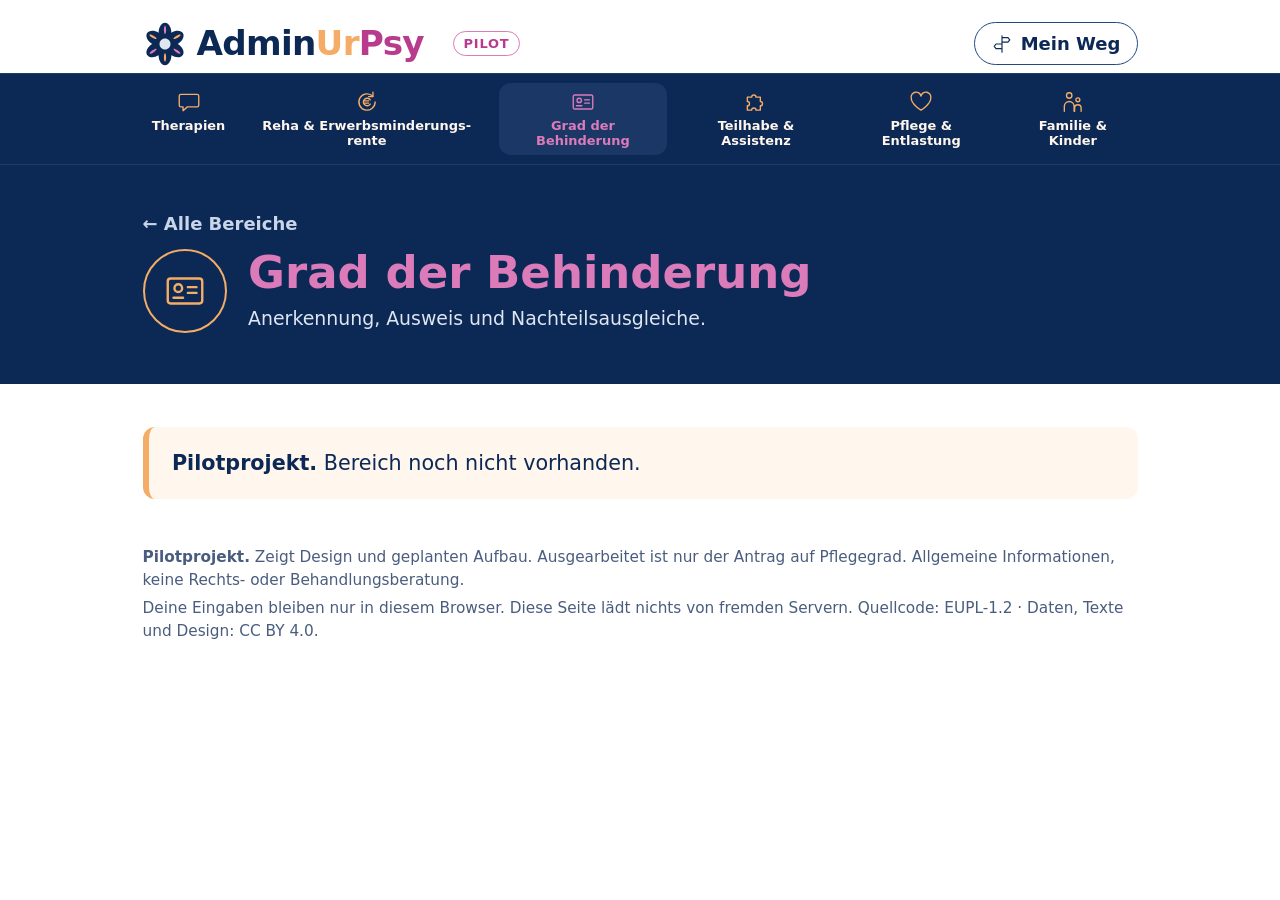
<file: prototype/bereiche/gdb.html>
<!DOCTYPE html>
<html lang="de">
<head>
<meta charset="utf-8">
<meta name="viewport" content="width=device-width, initial-scale=1">
<title>Grad der Behinderung – AdminUrPsy (Pilot)</title>
<meta name="description" content="AdminUrPsy (Pilot) – Anträge und Hilfe bei psychischer Erkrankung, an einem Ort.">
<link rel="stylesheet" href="../css/style.css?v=2026-11-25f">
<link rel="icon" href="../img/logo.svg" type="image/svg+xml">
</head>
<body class="sub">
<a class="skip-link" href="#inhalt">Zum Inhalt springen</a>
<header class="site-header">
  <div class="wrap">
    <a class="wordmark" href="../index.html" aria-label="AdminUrPsy – zur Startseite"><svg viewBox="-270 -270 540 540" width="44" height="44" aria-hidden="true" focusable="false"><path class="logo-form" d="M 178.292969 124.261719 C 178.292969 56.613281 213.425781 1.691406 256.699219 1.691406 C 299.972656 1.691406 335.105469 56.613281 335.105469 124.261719 C 392.144531 90.4375 456.019531 94.226562 477.65625 132.71875 C 499.292969 171.210938 470.550781 229.921875 413.515625 263.75 C 470.550781 297.570312 499.292969 356.285156 477.65625 394.777344 C 456.019531 433.269531 392.144531 437.058594 335.105469 403.234375 C 335.105469 470.882812 299.972656 525.804688 256.699219 525.804688 C 213.425781 525.804688 178.292969 470.882812 178.292969 403.234375 C 121.253906 437.058594 57.378906 433.269531 35.742188 394.777344 C 14.105469 356.285156 42.847656 297.570312 99.886719 263.75 C 42.847656 229.921875 14.105469 171.210938 35.742188 132.71875 C 57.378906 94.226562 121.253906 90.4375 178.292969 124.261719 Z M 178.292969 124.261719 " transform="translate(-256.699219 -263.75)" fill="#0C2955"/><path class="logo-center" d="M 256.699219 196.0625 C 294.054688 196.0625 324.382812 226.390625 324.382812 263.75 C 324.382812 301.101562 294.054688 331.429688 256.699219 331.429688 C 219.34375 331.429688 189.015625 301.101562 189.015625 263.75 C 189.015625 226.390625 219.34375 196.0625 256.699219 196.0625 Z M 256.699219 196.0625 " transform="translate(-256.699219 -263.75)" fill="#DEE6F2"/><path fill="#DC7BBA" class="acc acc-0 acc-pink" d="M 256.699219 39.890625 C 264.136719 39.890625 270.175781 62.683594 270.175781 90.753906 C 270.175781 118.828125 264.136719 141.621094 256.699219 141.621094 C 249.261719 141.621094 243.222656 118.828125 243.222656 90.753906 C 243.222656 62.683594 249.261719 39.890625 256.699219 39.890625 Z M 256.699219 39.890625 " transform="translate(-256.699219 -263.75)"/><path fill="#F4AC66" class="acc acc-3 acc-orange" d="M 256.699219 377.097656 C 264.136719 377.097656 270.175781 399.890625 270.175781 427.960938 C 270.175781 456.035156 264.136719 478.828125 256.699219 478.828125 C 249.261719 478.828125 243.222656 456.035156 243.222656 427.960938 C 243.222656 399.890625 249.261719 377.097656 256.699219 377.097656 Z M 256.699219 377.097656 " transform="translate(-256.699219 -263.75)"/><path fill="#DC7BBA" class="acc acc-4 acc-pink" d="M 68.8125 381.003906 C 64.628906 374.855469 80.082031 357.042969 103.296875 341.257812 C 126.507812 325.472656 148.753906 317.648438 152.9375 323.800781 C 157.117188 329.953125 141.667969 347.761719 118.453125 363.546875 C 95.238281 379.332031 72.996094 387.15625 68.8125 381.003906 Z M 68.8125 381.003906 " transform="translate(-256.699219 -263.75)"/><path fill="#DC7BBA" class="acc acc-2 acc-pink" d="M 445.664062 381.003906 C 449.847656 374.855469 434.394531 357.042969 411.179688 341.257812 C 387.964844 325.472656 365.722656 317.648438 361.539062 323.800781 C 357.359375 329.953125 372.808594 347.761719 396.023438 363.546875 C 419.238281 379.332031 441.480469 387.15625 445.664062 381.003906 Z M 445.664062 381.003906 " transform="translate(-256.699219 -263.75)"/><path fill="#F4AC66" class="acc acc-5 acc-orange" d="M 65.492188 149.023438 C 61.710938 155.425781 78.261719 172.21875 102.429688 186.496094 C 126.601562 200.777344 149.296875 207.167969 153.078125 200.765625 C 156.863281 194.363281 140.3125 177.570312 116.140625 163.289062 C 91.972656 149.011719 69.277344 142.617188 65.492188 149.023438 Z M 65.492188 149.023438 " transform="translate(-256.699219 -263.75)"/><path fill="#F4AC66" class="acc acc-1 acc-orange" d="M 448.253906 149.023438 C 452.035156 155.425781 435.484375 172.21875 411.316406 186.496094 C 387.144531 200.777344 364.449219 207.167969 360.667969 200.765625 C 356.882812 194.363281 373.433594 177.570312 397.605469 163.289062 C 421.773438 149.011719 444.46875 142.617188 448.253906 149.023438 Z M 448.253906 149.023438 " transform="translate(-256.699219 -263.75)"/></svg><span>Admin<span class="ur">Ur</span><span class="psy">Psy</span></span></a>
    <span class="pilot-badge">Pilot</span>
    <a class="nav-weg" href="../mein-weg.html"><svg class="" viewBox="0 0 48 48" width="22" height="22" fill="none" stroke="#0C2955" stroke-width="2.5" stroke-linecap="round" stroke-linejoin="round" aria-hidden="true" focusable="false"><path d="M24 6v36M24 10h13l4 5-4 5H24M24 24H11l-4 5 4 5h13"/></svg><span>Mein Weg</span></a>
  </div>
</header>
<nav class="area-strip" aria-label="Alle Bereiche"><ul><li><a href="../bereiche/therapien.html"><svg class="" viewBox="0 0 48 48" fill="none" stroke="#0C2955" stroke-width="2.5" stroke-linecap="round" stroke-linejoin="round" aria-hidden="true" focusable="false"><path d="M9 10h30a3 3 0 0 1 3 3v17a3 3 0 0 1-3 3H21l-8 7v-7H9a3 3 0 0 1-3-3V13a3 3 0 0 1 3-3z"/></svg><span>Therapien</span></a></li><li><a href="../bereiche/reha-rente.html"><svg class="" viewBox="0 0 48 48" fill="none" stroke="#0C2955" stroke-width="2.5" stroke-linecap="round" stroke-linejoin="round" aria-hidden="true" focusable="false"><path d="M39 24a15 15 0 1 1-4.4-10.6"/><path d="M35 6v8h-8"/><path d="M30 20a7 7 0 1 0 0 8M18 22h9M18 26h9"/></svg><span>Reha &amp; Erwerbs&shy;minderungs&shy;rente</span></a></li><li><a href="../bereiche/gdb.html" aria-current="page"><svg class="" viewBox="0 0 48 48" fill="none" stroke="#0C2955" stroke-width="2.5" stroke-linecap="round" stroke-linejoin="round" aria-hidden="true" focusable="false"><rect x="6" y="11" width="36" height="26" rx="3"/><circle cx="17" cy="21" r="4"/><path d="M12 31h10M27 20h9M27 26h9"/></svg><span>Grad der Behinderung</span></a></li><li><a href="../bereiche/teilhabe.html"><svg class="" viewBox="0 0 48 48" fill="none" stroke="#0C2955" stroke-width="2.5" stroke-linecap="round" stroke-linejoin="round" aria-hidden="true" focusable="false"><path d="M8 15h8a4 4 0 1 1 8 0h8v8a4 4 0 1 1 0 8v8h-8a4 4 0 1 0-8 0H8v-8a4 4 0 1 0 0-8z"/></svg><span>Teilhabe &amp; Assistenz</span></a></li><li><a href="../bereiche/pflege.html"><svg class="" viewBox="0 0 48 48" fill="none" stroke="#0C2955" stroke-width="2.5" stroke-linecap="round" stroke-linejoin="round" aria-hidden="true" focusable="false"><path d="M24 39C24 39 6 28 6 17A9 9 0 0 1 24 13 9 9 0 0 1 42 17C42 28 24 39 24 39Z"/></svg><span>Pflege &amp; Entlastung</span></a></li><li><a href="../bereiche/familie.html"><svg class="" viewBox="0 0 48 48" fill="none" stroke="#0C2955" stroke-width="2.5" stroke-linecap="round" stroke-linejoin="round" aria-hidden="true" focusable="false"><circle cx="17" cy="12" r="5"/><circle cx="33" cy="20" r="3.6"/><path d="M8 41v-9a9 9 0 0 1 18 0v9M27 41v-6a6 6 0 0 1 12 0v6"/></svg><span>Familie &amp; Kinder</span></a></li></ul></nav>
<main id="inhalt" class="wrap">
<section class="band-hero"><div class="wrap"><a class="back" href="../index.html">Alle Bereiche</a>
  <div class="hero-row"><div class="hero-icon"><svg class="" viewBox="0 0 48 48" fill="none" stroke="#0C2955" stroke-width="2.5" stroke-linecap="round" stroke-linejoin="round" aria-hidden="true" focusable="false"><rect x="6" y="11" width="36" height="26" rx="3"/><circle cx="17" cy="21" r="4"/><path d="M12 31h10M27 20h9M27 26h9"/></svg></div><div><h1>Grad der Behinderung</h1><p>Anerkennung, Ausweis und Nachteilsausgleiche.</p></div></div>
</div></section>
<section class="band band-white"><div class="wrap">
  <div class="pilot-note" role="status"><b>Pilotprojekt.</b> Bereich noch nicht vorhanden.</div>
</div></section>
</main>
<footer class="site-footer"><div class="wrap">
  <p><b>Pilotprojekt.</b> Zeigt Design und geplanten Aufbau. Ausgearbeitet ist nur der Antrag auf Pflegegrad. Allgemeine Informationen, keine Rechts- oder Behandlungsberatung.</p>
  <p>Deine Eingaben bleiben nur in diesem Browser. Diese Seite lädt nichts von fremden Servern. Quellcode: EUPL-1.2 · Daten, Texte und Design: CC BY 4.0.</p>
</div></footer>
</body>
</html>
</file>
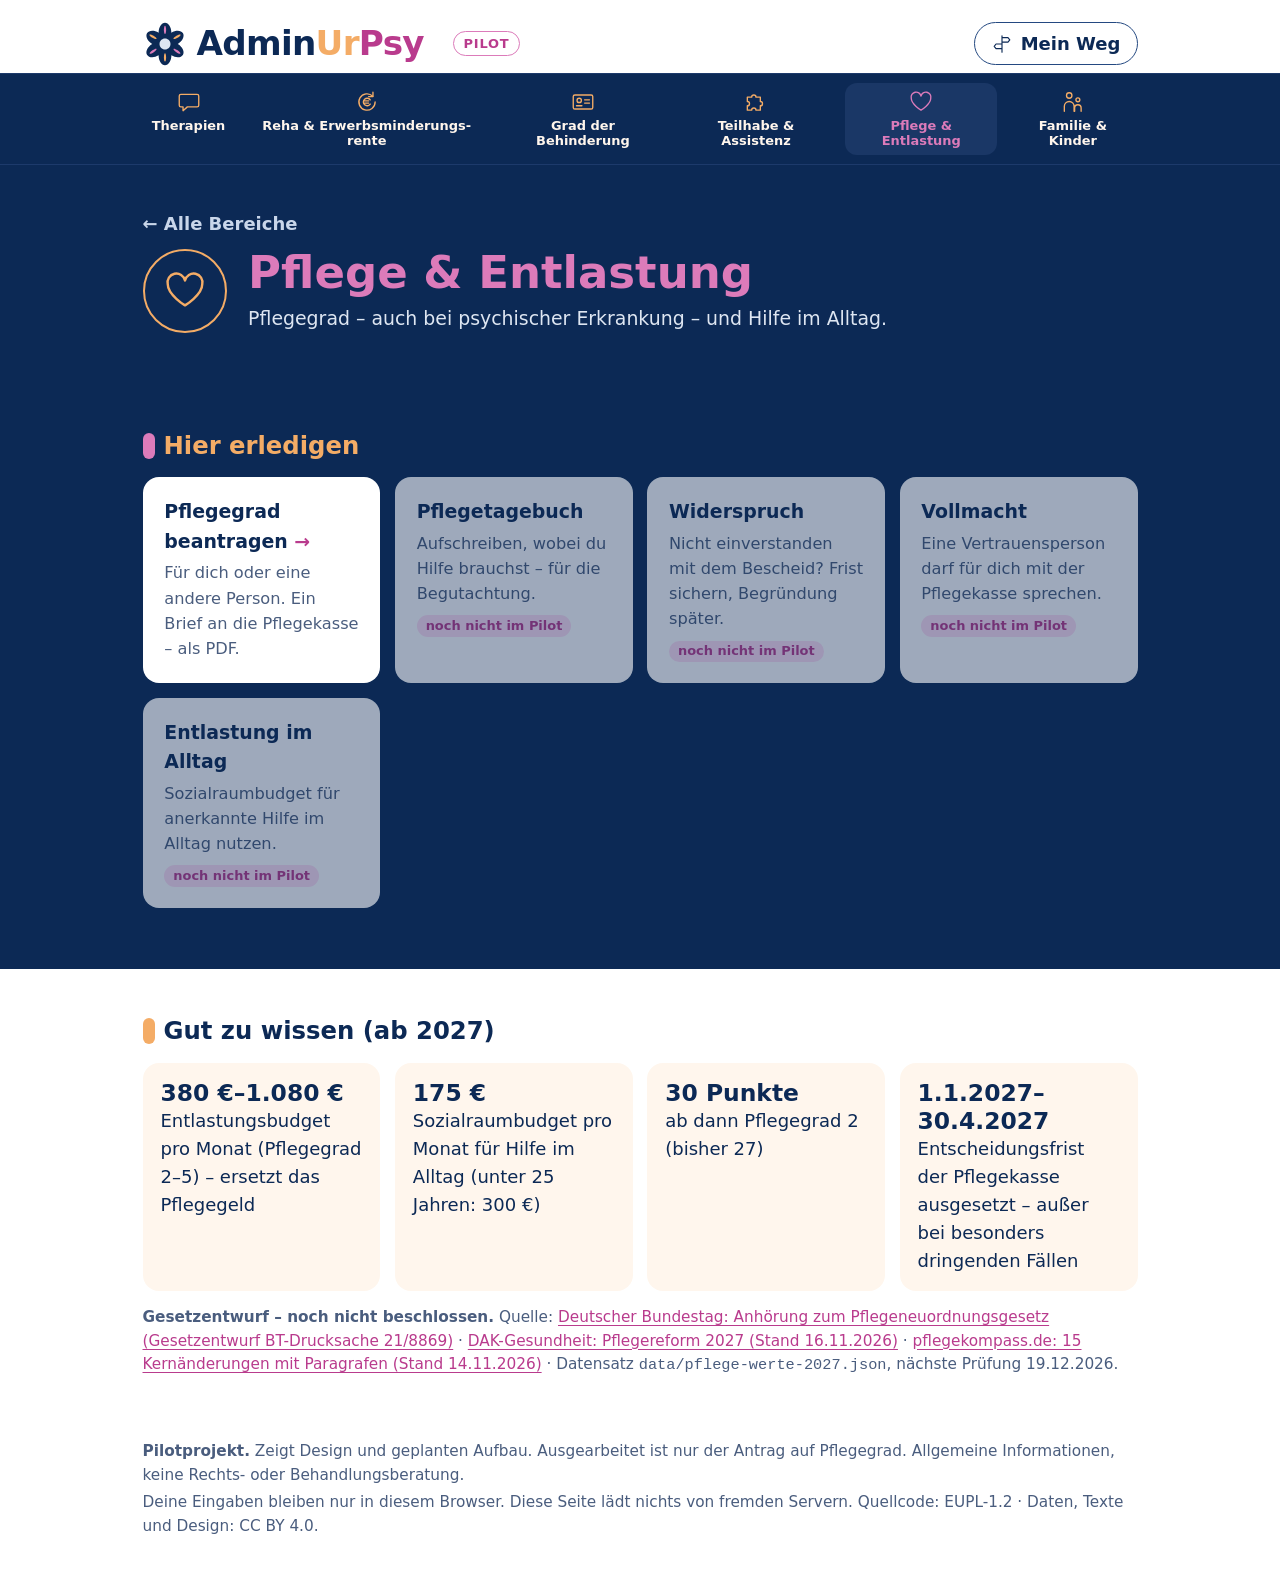
<file: prototype/bereiche/pflege.html>
<!DOCTYPE html>
<html lang="de">
<head>
<meta charset="utf-8">
<meta name="viewport" content="width=device-width, initial-scale=1">
<title>Pflege &amp; Entlastung – AdminUrPsy (Pilot)</title>
<meta name="description" content="AdminUrPsy (Pilot) – Anträge und Hilfe bei psychischer Erkrankung, an einem Ort.">
<link rel="stylesheet" href="../css/style.css?v=2026-11-25f">
<link rel="icon" href="../img/logo.svg" type="image/svg+xml">
</head>
<body class="sub orange-theme">
<a class="skip-link" href="#inhalt">Zum Inhalt springen</a>
<header class="site-header">
  <div class="wrap">
    <a class="wordmark" href="../index.html" aria-label="AdminUrPsy – zur Startseite"><svg viewBox="-270 -270 540 540" width="44" height="44" aria-hidden="true" focusable="false"><path class="logo-form" d="M 178.292969 124.261719 C 178.292969 56.613281 213.425781 1.691406 256.699219 1.691406 C 299.972656 1.691406 335.105469 56.613281 335.105469 124.261719 C 392.144531 90.4375 456.019531 94.226562 477.65625 132.71875 C 499.292969 171.210938 470.550781 229.921875 413.515625 263.75 C 470.550781 297.570312 499.292969 356.285156 477.65625 394.777344 C 456.019531 433.269531 392.144531 437.058594 335.105469 403.234375 C 335.105469 470.882812 299.972656 525.804688 256.699219 525.804688 C 213.425781 525.804688 178.292969 470.882812 178.292969 403.234375 C 121.253906 437.058594 57.378906 433.269531 35.742188 394.777344 C 14.105469 356.285156 42.847656 297.570312 99.886719 263.75 C 42.847656 229.921875 14.105469 171.210938 35.742188 132.71875 C 57.378906 94.226562 121.253906 90.4375 178.292969 124.261719 Z M 178.292969 124.261719 " transform="translate(-256.699219 -263.75)" fill="#0C2955"/><path class="logo-center" d="M 256.699219 196.0625 C 294.054688 196.0625 324.382812 226.390625 324.382812 263.75 C 324.382812 301.101562 294.054688 331.429688 256.699219 331.429688 C 219.34375 331.429688 189.015625 301.101562 189.015625 263.75 C 189.015625 226.390625 219.34375 196.0625 256.699219 196.0625 Z M 256.699219 196.0625 " transform="translate(-256.699219 -263.75)" fill="#DEE6F2"/><path fill="#DC7BBA" class="acc acc-0 acc-pink" d="M 256.699219 39.890625 C 264.136719 39.890625 270.175781 62.683594 270.175781 90.753906 C 270.175781 118.828125 264.136719 141.621094 256.699219 141.621094 C 249.261719 141.621094 243.222656 118.828125 243.222656 90.753906 C 243.222656 62.683594 249.261719 39.890625 256.699219 39.890625 Z M 256.699219 39.890625 " transform="translate(-256.699219 -263.75)"/><path fill="#F4AC66" class="acc acc-3 acc-orange" d="M 256.699219 377.097656 C 264.136719 377.097656 270.175781 399.890625 270.175781 427.960938 C 270.175781 456.035156 264.136719 478.828125 256.699219 478.828125 C 249.261719 478.828125 243.222656 456.035156 243.222656 427.960938 C 243.222656 399.890625 249.261719 377.097656 256.699219 377.097656 Z M 256.699219 377.097656 " transform="translate(-256.699219 -263.75)"/><path fill="#DC7BBA" class="acc acc-4 acc-pink" d="M 68.8125 381.003906 C 64.628906 374.855469 80.082031 357.042969 103.296875 341.257812 C 126.507812 325.472656 148.753906 317.648438 152.9375 323.800781 C 157.117188 329.953125 141.667969 347.761719 118.453125 363.546875 C 95.238281 379.332031 72.996094 387.15625 68.8125 381.003906 Z M 68.8125 381.003906 " transform="translate(-256.699219 -263.75)"/><path fill="#DC7BBA" class="acc acc-2 acc-pink" d="M 445.664062 381.003906 C 449.847656 374.855469 434.394531 357.042969 411.179688 341.257812 C 387.964844 325.472656 365.722656 317.648438 361.539062 323.800781 C 357.359375 329.953125 372.808594 347.761719 396.023438 363.546875 C 419.238281 379.332031 441.480469 387.15625 445.664062 381.003906 Z M 445.664062 381.003906 " transform="translate(-256.699219 -263.75)"/><path fill="#F4AC66" class="acc acc-5 acc-orange" d="M 65.492188 149.023438 C 61.710938 155.425781 78.261719 172.21875 102.429688 186.496094 C 126.601562 200.777344 149.296875 207.167969 153.078125 200.765625 C 156.863281 194.363281 140.3125 177.570312 116.140625 163.289062 C 91.972656 149.011719 69.277344 142.617188 65.492188 149.023438 Z M 65.492188 149.023438 " transform="translate(-256.699219 -263.75)"/><path fill="#F4AC66" class="acc acc-1 acc-orange" d="M 448.253906 149.023438 C 452.035156 155.425781 435.484375 172.21875 411.316406 186.496094 C 387.144531 200.777344 364.449219 207.167969 360.667969 200.765625 C 356.882812 194.363281 373.433594 177.570312 397.605469 163.289062 C 421.773438 149.011719 444.46875 142.617188 448.253906 149.023438 Z M 448.253906 149.023438 " transform="translate(-256.699219 -263.75)"/></svg><span>Admin<span class="ur">Ur</span><span class="psy">Psy</span></span></a>
    <span class="pilot-badge">Pilot</span>
    <a class="nav-weg" href="../mein-weg.html"><svg class="" viewBox="0 0 48 48" width="22" height="22" fill="none" stroke="#0C2955" stroke-width="2.5" stroke-linecap="round" stroke-linejoin="round" aria-hidden="true" focusable="false"><path d="M24 6v36M24 10h13l4 5-4 5H24M24 24H11l-4 5 4 5h13"/></svg><span>Mein Weg</span></a>
  </div>
</header>
<nav class="area-strip" aria-label="Alle Bereiche"><ul><li><a href="../bereiche/therapien.html"><svg class="" viewBox="0 0 48 48" fill="none" stroke="#0C2955" stroke-width="2.5" stroke-linecap="round" stroke-linejoin="round" aria-hidden="true" focusable="false"><path d="M9 10h30a3 3 0 0 1 3 3v17a3 3 0 0 1-3 3H21l-8 7v-7H9a3 3 0 0 1-3-3V13a3 3 0 0 1 3-3z"/></svg><span>Therapien</span></a></li><li><a href="../bereiche/reha-rente.html"><svg class="" viewBox="0 0 48 48" fill="none" stroke="#0C2955" stroke-width="2.5" stroke-linecap="round" stroke-linejoin="round" aria-hidden="true" focusable="false"><path d="M39 24a15 15 0 1 1-4.4-10.6"/><path d="M35 6v8h-8"/><path d="M30 20a7 7 0 1 0 0 8M18 22h9M18 26h9"/></svg><span>Reha &amp; Erwerbs&shy;minderungs&shy;rente</span></a></li><li><a href="../bereiche/gdb.html"><svg class="" viewBox="0 0 48 48" fill="none" stroke="#0C2955" stroke-width="2.5" stroke-linecap="round" stroke-linejoin="round" aria-hidden="true" focusable="false"><rect x="6" y="11" width="36" height="26" rx="3"/><circle cx="17" cy="21" r="4"/><path d="M12 31h10M27 20h9M27 26h9"/></svg><span>Grad der Behinderung</span></a></li><li><a href="../bereiche/teilhabe.html"><svg class="" viewBox="0 0 48 48" fill="none" stroke="#0C2955" stroke-width="2.5" stroke-linecap="round" stroke-linejoin="round" aria-hidden="true" focusable="false"><path d="M8 15h8a4 4 0 1 1 8 0h8v8a4 4 0 1 1 0 8v8h-8a4 4 0 1 0-8 0H8v-8a4 4 0 1 0 0-8z"/></svg><span>Teilhabe &amp; Assistenz</span></a></li><li><a href="../bereiche/pflege.html" aria-current="page"><svg class="" viewBox="0 0 48 48" fill="none" stroke="#0C2955" stroke-width="2.5" stroke-linecap="round" stroke-linejoin="round" aria-hidden="true" focusable="false"><path d="M24 39C24 39 6 28 6 17A9 9 0 0 1 24 13 9 9 0 0 1 42 17C42 28 24 39 24 39Z"/></svg><span>Pflege &amp; Entlastung</span></a></li><li><a href="../bereiche/familie.html"><svg class="" viewBox="0 0 48 48" fill="none" stroke="#0C2955" stroke-width="2.5" stroke-linecap="round" stroke-linejoin="round" aria-hidden="true" focusable="false"><circle cx="17" cy="12" r="5"/><circle cx="33" cy="20" r="3.6"/><path d="M8 41v-9a9 9 0 0 1 18 0v9M27 41v-6a6 6 0 0 1 12 0v6"/></svg><span>Familie &amp; Kinder</span></a></li></ul></nav>
<main id="inhalt" class="wrap">
<section class="band-hero"><div class="wrap"><a class="back" href="../index.html">Alle Bereiche</a>
  <div class="hero-row"><div class="hero-icon"><svg class="" viewBox="0 0 48 48" fill="none" stroke="#0C2955" stroke-width="2.5" stroke-linecap="round" stroke-linejoin="round" aria-hidden="true" focusable="false"><path d="M24 39C24 39 6 28 6 17A9 9 0 0 1 24 13 9 9 0 0 1 42 17C42 28 24 39 24 39Z"/></svg></div><div><h1>Pflege &amp; Entlastung</h1><p>Pflegegrad – auch bei psychischer Erkrankung – und Hilfe im Alltag.</p></div></div>
</div></section>
<section class="band band-dark" aria-labelledby="s-erledigen"><div class="wrap"><div class="section">
  <h2 id="s-erledigen">Hier erledigen</h2>
  <div class="doc-tiles"><a class="doc-tile" href="../pflege/pflegegrad-antrag.html"><span class="dt-title">Pflegegrad beantragen</span><span class="dt-text">Für dich oder eine andere Person. Ein Brief an die Pflegekasse – als PDF.</span></a><div class="doc-tile inaktiv" aria-disabled="true"><span class="dt-title">Pflegetagebuch</span><span class="dt-text">Aufschreiben, wobei du Hilfe brauchst – für die Begutachtung.</span><span class="dt-tag">noch nicht im Pilot</span></div><div class="doc-tile inaktiv" aria-disabled="true"><span class="dt-title">Widerspruch</span><span class="dt-text">Nicht einverstanden mit dem Bescheid? Frist sichern, Begründung später.</span><span class="dt-tag">noch nicht im Pilot</span></div><div class="doc-tile inaktiv" aria-disabled="true"><span class="dt-title">Vollmacht</span><span class="dt-text">Eine Vertrauensperson darf für dich mit der Pflegekasse sprechen.</span><span class="dt-tag">noch nicht im Pilot</span></div><div class="doc-tile inaktiv" aria-disabled="true"><span class="dt-title">Entlastung im Alltag</span><span class="dt-text">Sozialraumbudget für anerkannte Hilfe im Alltag nutzen.</span><span class="dt-tag">noch nicht im Pilot</span></div></div>
</div></div></section>
<section class="band band-white" aria-labelledby="s-wissen"><div class="wrap"><div class="section">
  <h2 id="s-wissen">Gut zu wissen (ab 2027)</h2>
  <div id="werte-2027" class="facts"></div>
  <p class="quelle" id="werte-quelle"></p>
</div></div></section>
</main>
<footer class="site-footer"><div class="wrap">
  <p><b>Pilotprojekt.</b> Zeigt Design und geplanten Aufbau. Ausgearbeitet ist nur der Antrag auf Pflegegrad. Allgemeine Informationen, keine Rechts- oder Behandlungsberatung.</p>
  <p>Deine Eingaben bleiben nur in diesem Browser. Diese Seite lädt nichts von fremden Servern. Quellcode: EUPL-1.2 · Daten, Texte und Design: CC BY 4.0.</p>
</div></footer>
<script src="../js/datenpaket.js?v=2026-11-25f"></script>
<script src="../js/bereich-pflege.js?v=2026-11-25f"></script>
</body>
</html>
</file>
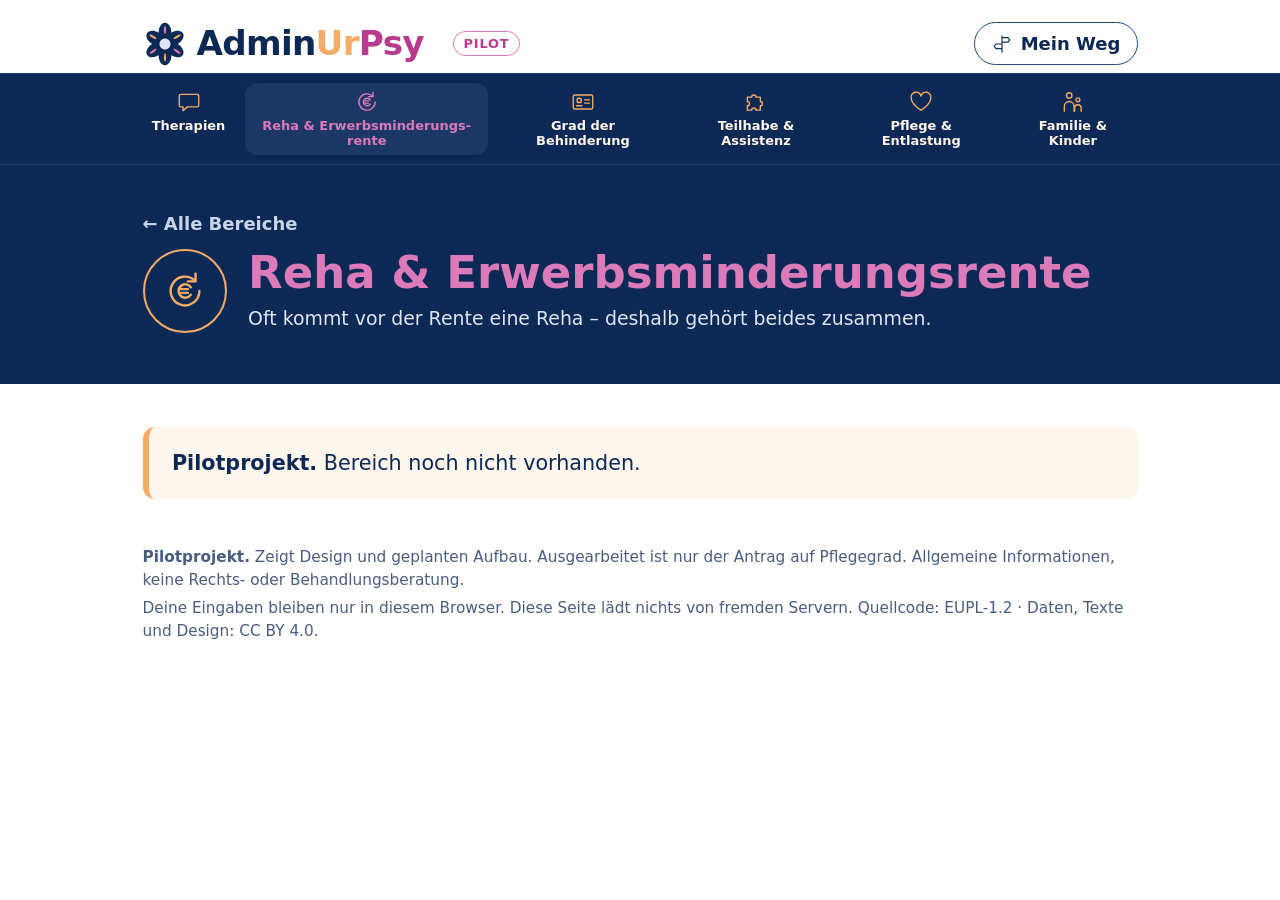
<file: prototype/bereiche/reha-rente.html>
<!DOCTYPE html>
<html lang="de">
<head>
<meta charset="utf-8">
<meta name="viewport" content="width=device-width, initial-scale=1">
<title>Reha &amp; Erwerbsminderungsrente – AdminUrPsy (Pilot)</title>
<meta name="description" content="AdminUrPsy (Pilot) – Anträge und Hilfe bei psychischer Erkrankung, an einem Ort.">
<link rel="stylesheet" href="../css/style.css?v=2026-11-25f">
<link rel="icon" href="../img/logo.svg" type="image/svg+xml">
</head>
<body class="sub">
<a class="skip-link" href="#inhalt">Zum Inhalt springen</a>
<header class="site-header">
  <div class="wrap">
    <a class="wordmark" href="../index.html" aria-label="AdminUrPsy – zur Startseite"><svg viewBox="-270 -270 540 540" width="44" height="44" aria-hidden="true" focusable="false"><path class="logo-form" d="M 178.292969 124.261719 C 178.292969 56.613281 213.425781 1.691406 256.699219 1.691406 C 299.972656 1.691406 335.105469 56.613281 335.105469 124.261719 C 392.144531 90.4375 456.019531 94.226562 477.65625 132.71875 C 499.292969 171.210938 470.550781 229.921875 413.515625 263.75 C 470.550781 297.570312 499.292969 356.285156 477.65625 394.777344 C 456.019531 433.269531 392.144531 437.058594 335.105469 403.234375 C 335.105469 470.882812 299.972656 525.804688 256.699219 525.804688 C 213.425781 525.804688 178.292969 470.882812 178.292969 403.234375 C 121.253906 437.058594 57.378906 433.269531 35.742188 394.777344 C 14.105469 356.285156 42.847656 297.570312 99.886719 263.75 C 42.847656 229.921875 14.105469 171.210938 35.742188 132.71875 C 57.378906 94.226562 121.253906 90.4375 178.292969 124.261719 Z M 178.292969 124.261719 " transform="translate(-256.699219 -263.75)" fill="#0C2955"/><path class="logo-center" d="M 256.699219 196.0625 C 294.054688 196.0625 324.382812 226.390625 324.382812 263.75 C 324.382812 301.101562 294.054688 331.429688 256.699219 331.429688 C 219.34375 331.429688 189.015625 301.101562 189.015625 263.75 C 189.015625 226.390625 219.34375 196.0625 256.699219 196.0625 Z M 256.699219 196.0625 " transform="translate(-256.699219 -263.75)" fill="#DEE6F2"/><path fill="#DC7BBA" class="acc acc-0 acc-pink" d="M 256.699219 39.890625 C 264.136719 39.890625 270.175781 62.683594 270.175781 90.753906 C 270.175781 118.828125 264.136719 141.621094 256.699219 141.621094 C 249.261719 141.621094 243.222656 118.828125 243.222656 90.753906 C 243.222656 62.683594 249.261719 39.890625 256.699219 39.890625 Z M 256.699219 39.890625 " transform="translate(-256.699219 -263.75)"/><path fill="#F4AC66" class="acc acc-3 acc-orange" d="M 256.699219 377.097656 C 264.136719 377.097656 270.175781 399.890625 270.175781 427.960938 C 270.175781 456.035156 264.136719 478.828125 256.699219 478.828125 C 249.261719 478.828125 243.222656 456.035156 243.222656 427.960938 C 243.222656 399.890625 249.261719 377.097656 256.699219 377.097656 Z M 256.699219 377.097656 " transform="translate(-256.699219 -263.75)"/><path fill="#DC7BBA" class="acc acc-4 acc-pink" d="M 68.8125 381.003906 C 64.628906 374.855469 80.082031 357.042969 103.296875 341.257812 C 126.507812 325.472656 148.753906 317.648438 152.9375 323.800781 C 157.117188 329.953125 141.667969 347.761719 118.453125 363.546875 C 95.238281 379.332031 72.996094 387.15625 68.8125 381.003906 Z M 68.8125 381.003906 " transform="translate(-256.699219 -263.75)"/><path fill="#DC7BBA" class="acc acc-2 acc-pink" d="M 445.664062 381.003906 C 449.847656 374.855469 434.394531 357.042969 411.179688 341.257812 C 387.964844 325.472656 365.722656 317.648438 361.539062 323.800781 C 357.359375 329.953125 372.808594 347.761719 396.023438 363.546875 C 419.238281 379.332031 441.480469 387.15625 445.664062 381.003906 Z M 445.664062 381.003906 " transform="translate(-256.699219 -263.75)"/><path fill="#F4AC66" class="acc acc-5 acc-orange" d="M 65.492188 149.023438 C 61.710938 155.425781 78.261719 172.21875 102.429688 186.496094 C 126.601562 200.777344 149.296875 207.167969 153.078125 200.765625 C 156.863281 194.363281 140.3125 177.570312 116.140625 163.289062 C 91.972656 149.011719 69.277344 142.617188 65.492188 149.023438 Z M 65.492188 149.023438 " transform="translate(-256.699219 -263.75)"/><path fill="#F4AC66" class="acc acc-1 acc-orange" d="M 448.253906 149.023438 C 452.035156 155.425781 435.484375 172.21875 411.316406 186.496094 C 387.144531 200.777344 364.449219 207.167969 360.667969 200.765625 C 356.882812 194.363281 373.433594 177.570312 397.605469 163.289062 C 421.773438 149.011719 444.46875 142.617188 448.253906 149.023438 Z M 448.253906 149.023438 " transform="translate(-256.699219 -263.75)"/></svg><span>Admin<span class="ur">Ur</span><span class="psy">Psy</span></span></a>
    <span class="pilot-badge">Pilot</span>
    <a class="nav-weg" href="../mein-weg.html"><svg class="" viewBox="0 0 48 48" width="22" height="22" fill="none" stroke="#0C2955" stroke-width="2.5" stroke-linecap="round" stroke-linejoin="round" aria-hidden="true" focusable="false"><path d="M24 6v36M24 10h13l4 5-4 5H24M24 24H11l-4 5 4 5h13"/></svg><span>Mein Weg</span></a>
  </div>
</header>
<nav class="area-strip" aria-label="Alle Bereiche"><ul><li><a href="../bereiche/therapien.html"><svg class="" viewBox="0 0 48 48" fill="none" stroke="#0C2955" stroke-width="2.5" stroke-linecap="round" stroke-linejoin="round" aria-hidden="true" focusable="false"><path d="M9 10h30a3 3 0 0 1 3 3v17a3 3 0 0 1-3 3H21l-8 7v-7H9a3 3 0 0 1-3-3V13a3 3 0 0 1 3-3z"/></svg><span>Therapien</span></a></li><li><a href="../bereiche/reha-rente.html" aria-current="page"><svg class="" viewBox="0 0 48 48" fill="none" stroke="#0C2955" stroke-width="2.5" stroke-linecap="round" stroke-linejoin="round" aria-hidden="true" focusable="false"><path d="M39 24a15 15 0 1 1-4.4-10.6"/><path d="M35 6v8h-8"/><path d="M30 20a7 7 0 1 0 0 8M18 22h9M18 26h9"/></svg><span>Reha &amp; Erwerbs&shy;minderungs&shy;rente</span></a></li><li><a href="../bereiche/gdb.html"><svg class="" viewBox="0 0 48 48" fill="none" stroke="#0C2955" stroke-width="2.5" stroke-linecap="round" stroke-linejoin="round" aria-hidden="true" focusable="false"><rect x="6" y="11" width="36" height="26" rx="3"/><circle cx="17" cy="21" r="4"/><path d="M12 31h10M27 20h9M27 26h9"/></svg><span>Grad der Behinderung</span></a></li><li><a href="../bereiche/teilhabe.html"><svg class="" viewBox="0 0 48 48" fill="none" stroke="#0C2955" stroke-width="2.5" stroke-linecap="round" stroke-linejoin="round" aria-hidden="true" focusable="false"><path d="M8 15h8a4 4 0 1 1 8 0h8v8a4 4 0 1 1 0 8v8h-8a4 4 0 1 0-8 0H8v-8a4 4 0 1 0 0-8z"/></svg><span>Teilhabe &amp; Assistenz</span></a></li><li><a href="../bereiche/pflege.html"><svg class="" viewBox="0 0 48 48" fill="none" stroke="#0C2955" stroke-width="2.5" stroke-linecap="round" stroke-linejoin="round" aria-hidden="true" focusable="false"><path d="M24 39C24 39 6 28 6 17A9 9 0 0 1 24 13 9 9 0 0 1 42 17C42 28 24 39 24 39Z"/></svg><span>Pflege &amp; Entlastung</span></a></li><li><a href="../bereiche/familie.html"><svg class="" viewBox="0 0 48 48" fill="none" stroke="#0C2955" stroke-width="2.5" stroke-linecap="round" stroke-linejoin="round" aria-hidden="true" focusable="false"><circle cx="17" cy="12" r="5"/><circle cx="33" cy="20" r="3.6"/><path d="M8 41v-9a9 9 0 0 1 18 0v9M27 41v-6a6 6 0 0 1 12 0v6"/></svg><span>Familie &amp; Kinder</span></a></li></ul></nav>
<main id="inhalt" class="wrap">
<section class="band-hero"><div class="wrap"><a class="back" href="../index.html">Alle Bereiche</a>
  <div class="hero-row"><div class="hero-icon"><svg class="" viewBox="0 0 48 48" fill="none" stroke="#0C2955" stroke-width="2.5" stroke-linecap="round" stroke-linejoin="round" aria-hidden="true" focusable="false"><path d="M39 24a15 15 0 1 1-4.4-10.6"/><path d="M35 6v8h-8"/><path d="M30 20a7 7 0 1 0 0 8M18 22h9M18 26h9"/></svg></div><div><h1>Reha &amp; Erwerbs&shy;minderungs&shy;rente</h1><p>Oft kommt vor der Rente eine Reha – deshalb gehört beides zusammen.</p></div></div>
</div></section>
<section class="band band-white"><div class="wrap">
  <div class="pilot-note" role="status"><b>Pilotprojekt.</b> Bereich noch nicht vorhanden.</div>
</div></section>
</main>
<footer class="site-footer"><div class="wrap">
  <p><b>Pilotprojekt.</b> Zeigt Design und geplanten Aufbau. Ausgearbeitet ist nur der Antrag auf Pflegegrad. Allgemeine Informationen, keine Rechts- oder Behandlungsberatung.</p>
  <p>Deine Eingaben bleiben nur in diesem Browser. Diese Seite lädt nichts von fremden Servern. Quellcode: EUPL-1.2 · Daten, Texte und Design: CC BY 4.0.</p>
</div></footer>
</body>
</html>
</file>
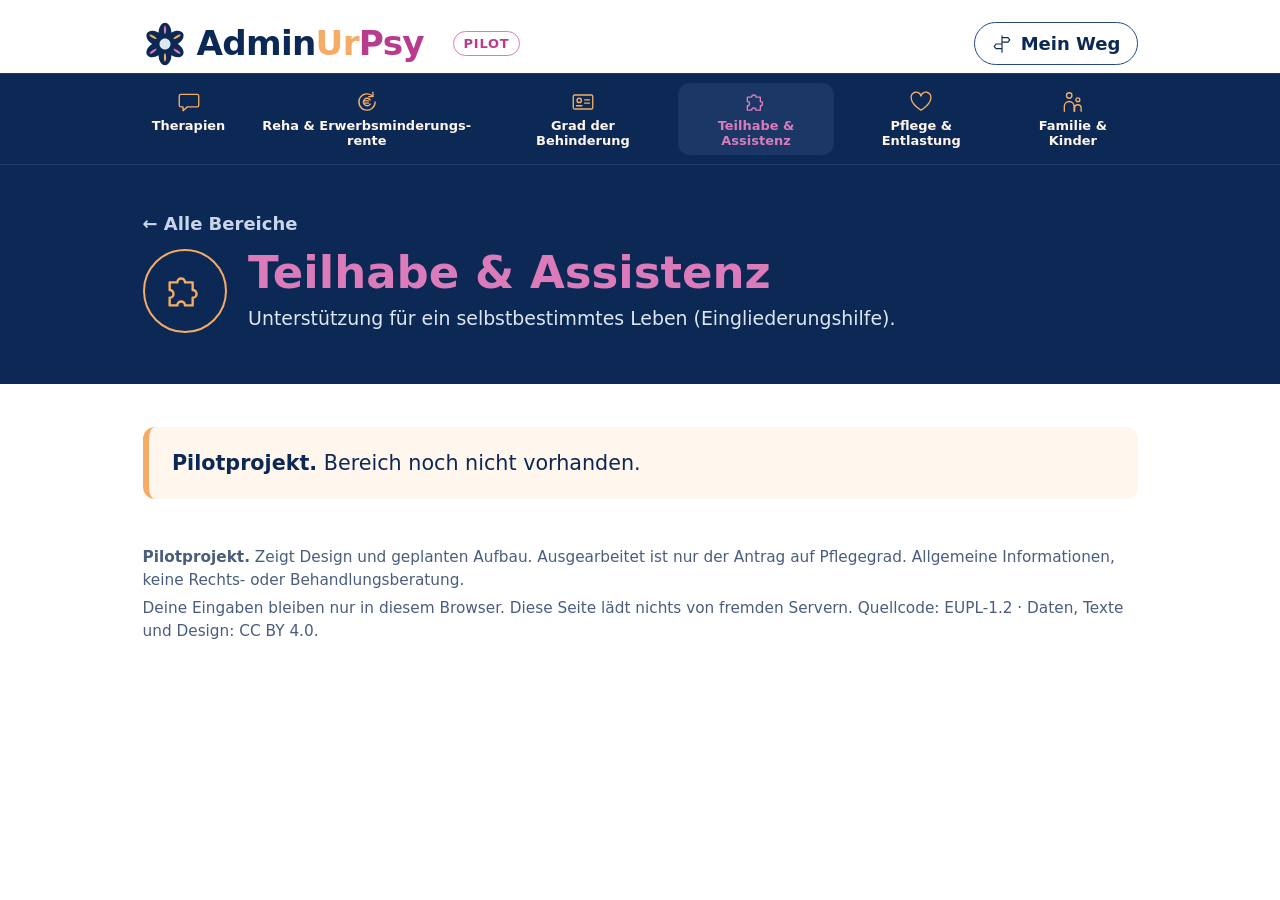
<file: prototype/bereiche/teilhabe.html>
<!DOCTYPE html>
<html lang="de">
<head>
<meta charset="utf-8">
<meta name="viewport" content="width=device-width, initial-scale=1">
<title>Teilhabe &amp; Assistenz – AdminUrPsy (Pilot)</title>
<meta name="description" content="AdminUrPsy (Pilot) – Anträge und Hilfe bei psychischer Erkrankung, an einem Ort.">
<link rel="stylesheet" href="../css/style.css?v=2026-11-25f">
<link rel="icon" href="../img/logo.svg" type="image/svg+xml">
</head>
<body class="sub">
<a class="skip-link" href="#inhalt">Zum Inhalt springen</a>
<header class="site-header">
  <div class="wrap">
    <a class="wordmark" href="../index.html" aria-label="AdminUrPsy – zur Startseite"><svg viewBox="-270 -270 540 540" width="44" height="44" aria-hidden="true" focusable="false"><path class="logo-form" d="M 178.292969 124.261719 C 178.292969 56.613281 213.425781 1.691406 256.699219 1.691406 C 299.972656 1.691406 335.105469 56.613281 335.105469 124.261719 C 392.144531 90.4375 456.019531 94.226562 477.65625 132.71875 C 499.292969 171.210938 470.550781 229.921875 413.515625 263.75 C 470.550781 297.570312 499.292969 356.285156 477.65625 394.777344 C 456.019531 433.269531 392.144531 437.058594 335.105469 403.234375 C 335.105469 470.882812 299.972656 525.804688 256.699219 525.804688 C 213.425781 525.804688 178.292969 470.882812 178.292969 403.234375 C 121.253906 437.058594 57.378906 433.269531 35.742188 394.777344 C 14.105469 356.285156 42.847656 297.570312 99.886719 263.75 C 42.847656 229.921875 14.105469 171.210938 35.742188 132.71875 C 57.378906 94.226562 121.253906 90.4375 178.292969 124.261719 Z M 178.292969 124.261719 " transform="translate(-256.699219 -263.75)" fill="#0C2955"/><path class="logo-center" d="M 256.699219 196.0625 C 294.054688 196.0625 324.382812 226.390625 324.382812 263.75 C 324.382812 301.101562 294.054688 331.429688 256.699219 331.429688 C 219.34375 331.429688 189.015625 301.101562 189.015625 263.75 C 189.015625 226.390625 219.34375 196.0625 256.699219 196.0625 Z M 256.699219 196.0625 " transform="translate(-256.699219 -263.75)" fill="#DEE6F2"/><path fill="#DC7BBA" class="acc acc-0 acc-pink" d="M 256.699219 39.890625 C 264.136719 39.890625 270.175781 62.683594 270.175781 90.753906 C 270.175781 118.828125 264.136719 141.621094 256.699219 141.621094 C 249.261719 141.621094 243.222656 118.828125 243.222656 90.753906 C 243.222656 62.683594 249.261719 39.890625 256.699219 39.890625 Z M 256.699219 39.890625 " transform="translate(-256.699219 -263.75)"/><path fill="#F4AC66" class="acc acc-3 acc-orange" d="M 256.699219 377.097656 C 264.136719 377.097656 270.175781 399.890625 270.175781 427.960938 C 270.175781 456.035156 264.136719 478.828125 256.699219 478.828125 C 249.261719 478.828125 243.222656 456.035156 243.222656 427.960938 C 243.222656 399.890625 249.261719 377.097656 256.699219 377.097656 Z M 256.699219 377.097656 " transform="translate(-256.699219 -263.75)"/><path fill="#DC7BBA" class="acc acc-4 acc-pink" d="M 68.8125 381.003906 C 64.628906 374.855469 80.082031 357.042969 103.296875 341.257812 C 126.507812 325.472656 148.753906 317.648438 152.9375 323.800781 C 157.117188 329.953125 141.667969 347.761719 118.453125 363.546875 C 95.238281 379.332031 72.996094 387.15625 68.8125 381.003906 Z M 68.8125 381.003906 " transform="translate(-256.699219 -263.75)"/><path fill="#DC7BBA" class="acc acc-2 acc-pink" d="M 445.664062 381.003906 C 449.847656 374.855469 434.394531 357.042969 411.179688 341.257812 C 387.964844 325.472656 365.722656 317.648438 361.539062 323.800781 C 357.359375 329.953125 372.808594 347.761719 396.023438 363.546875 C 419.238281 379.332031 441.480469 387.15625 445.664062 381.003906 Z M 445.664062 381.003906 " transform="translate(-256.699219 -263.75)"/><path fill="#F4AC66" class="acc acc-5 acc-orange" d="M 65.492188 149.023438 C 61.710938 155.425781 78.261719 172.21875 102.429688 186.496094 C 126.601562 200.777344 149.296875 207.167969 153.078125 200.765625 C 156.863281 194.363281 140.3125 177.570312 116.140625 163.289062 C 91.972656 149.011719 69.277344 142.617188 65.492188 149.023438 Z M 65.492188 149.023438 " transform="translate(-256.699219 -263.75)"/><path fill="#F4AC66" class="acc acc-1 acc-orange" d="M 448.253906 149.023438 C 452.035156 155.425781 435.484375 172.21875 411.316406 186.496094 C 387.144531 200.777344 364.449219 207.167969 360.667969 200.765625 C 356.882812 194.363281 373.433594 177.570312 397.605469 163.289062 C 421.773438 149.011719 444.46875 142.617188 448.253906 149.023438 Z M 448.253906 149.023438 " transform="translate(-256.699219 -263.75)"/></svg><span>Admin<span class="ur">Ur</span><span class="psy">Psy</span></span></a>
    <span class="pilot-badge">Pilot</span>
    <a class="nav-weg" href="../mein-weg.html"><svg class="" viewBox="0 0 48 48" width="22" height="22" fill="none" stroke="#0C2955" stroke-width="2.5" stroke-linecap="round" stroke-linejoin="round" aria-hidden="true" focusable="false"><path d="M24 6v36M24 10h13l4 5-4 5H24M24 24H11l-4 5 4 5h13"/></svg><span>Mein Weg</span></a>
  </div>
</header>
<nav class="area-strip" aria-label="Alle Bereiche"><ul><li><a href="../bereiche/therapien.html"><svg class="" viewBox="0 0 48 48" fill="none" stroke="#0C2955" stroke-width="2.5" stroke-linecap="round" stroke-linejoin="round" aria-hidden="true" focusable="false"><path d="M9 10h30a3 3 0 0 1 3 3v17a3 3 0 0 1-3 3H21l-8 7v-7H9a3 3 0 0 1-3-3V13a3 3 0 0 1 3-3z"/></svg><span>Therapien</span></a></li><li><a href="../bereiche/reha-rente.html"><svg class="" viewBox="0 0 48 48" fill="none" stroke="#0C2955" stroke-width="2.5" stroke-linecap="round" stroke-linejoin="round" aria-hidden="true" focusable="false"><path d="M39 24a15 15 0 1 1-4.4-10.6"/><path d="M35 6v8h-8"/><path d="M30 20a7 7 0 1 0 0 8M18 22h9M18 26h9"/></svg><span>Reha &amp; Erwerbs&shy;minderungs&shy;rente</span></a></li><li><a href="../bereiche/gdb.html"><svg class="" viewBox="0 0 48 48" fill="none" stroke="#0C2955" stroke-width="2.5" stroke-linecap="round" stroke-linejoin="round" aria-hidden="true" focusable="false"><rect x="6" y="11" width="36" height="26" rx="3"/><circle cx="17" cy="21" r="4"/><path d="M12 31h10M27 20h9M27 26h9"/></svg><span>Grad der Behinderung</span></a></li><li><a href="../bereiche/teilhabe.html" aria-current="page"><svg class="" viewBox="0 0 48 48" fill="none" stroke="#0C2955" stroke-width="2.5" stroke-linecap="round" stroke-linejoin="round" aria-hidden="true" focusable="false"><path d="M8 15h8a4 4 0 1 1 8 0h8v8a4 4 0 1 1 0 8v8h-8a4 4 0 1 0-8 0H8v-8a4 4 0 1 0 0-8z"/></svg><span>Teilhabe &amp; Assistenz</span></a></li><li><a href="../bereiche/pflege.html"><svg class="" viewBox="0 0 48 48" fill="none" stroke="#0C2955" stroke-width="2.5" stroke-linecap="round" stroke-linejoin="round" aria-hidden="true" focusable="false"><path d="M24 39C24 39 6 28 6 17A9 9 0 0 1 24 13 9 9 0 0 1 42 17C42 28 24 39 24 39Z"/></svg><span>Pflege &amp; Entlastung</span></a></li><li><a href="../bereiche/familie.html"><svg class="" viewBox="0 0 48 48" fill="none" stroke="#0C2955" stroke-width="2.5" stroke-linecap="round" stroke-linejoin="round" aria-hidden="true" focusable="false"><circle cx="17" cy="12" r="5"/><circle cx="33" cy="20" r="3.6"/><path d="M8 41v-9a9 9 0 0 1 18 0v9M27 41v-6a6 6 0 0 1 12 0v6"/></svg><span>Familie &amp; Kinder</span></a></li></ul></nav>
<main id="inhalt" class="wrap">
<section class="band-hero"><div class="wrap"><a class="back" href="../index.html">Alle Bereiche</a>
  <div class="hero-row"><div class="hero-icon"><svg class="" viewBox="0 0 48 48" fill="none" stroke="#0C2955" stroke-width="2.5" stroke-linecap="round" stroke-linejoin="round" aria-hidden="true" focusable="false"><path d="M8 15h8a4 4 0 1 1 8 0h8v8a4 4 0 1 1 0 8v8h-8a4 4 0 1 0-8 0H8v-8a4 4 0 1 0 0-8z"/></svg></div><div><h1>Teilhabe &amp; Assistenz</h1><p>Unterstützung für ein selbstbestimmtes Leben (Eingliederungshilfe).</p></div></div>
</div></section>
<section class="band band-white"><div class="wrap">
  <div class="pilot-note" role="status"><b>Pilotprojekt.</b> Bereich noch nicht vorhanden.</div>
</div></section>
</main>
<footer class="site-footer"><div class="wrap">
  <p><b>Pilotprojekt.</b> Zeigt Design und geplanten Aufbau. Ausgearbeitet ist nur der Antrag auf Pflegegrad. Allgemeine Informationen, keine Rechts- oder Behandlungsberatung.</p>
  <p>Deine Eingaben bleiben nur in diesem Browser. Diese Seite lädt nichts von fremden Servern. Quellcode: EUPL-1.2 · Daten, Texte und Design: CC BY 4.0.</p>
</div></footer>
</body>
</html>
</file>
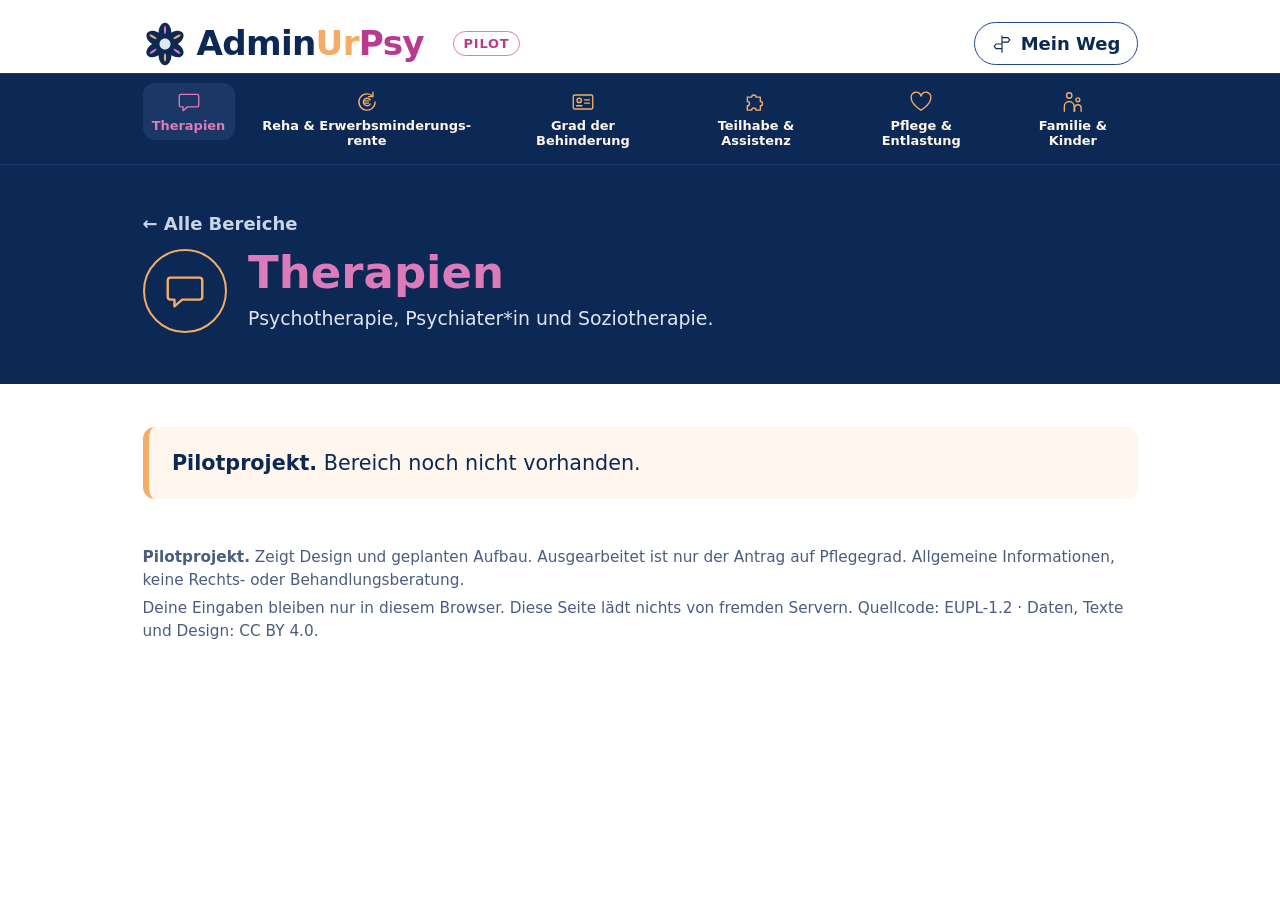
<file: prototype/bereiche/therapien.html>
<!DOCTYPE html>
<html lang="de">
<head>
<meta charset="utf-8">
<meta name="viewport" content="width=device-width, initial-scale=1">
<title>Therapien – AdminUrPsy (Pilot)</title>
<meta name="description" content="AdminUrPsy (Pilot) – Anträge und Hilfe bei psychischer Erkrankung, an einem Ort.">
<link rel="stylesheet" href="../css/style.css?v=2026-11-25f">
<link rel="icon" href="../img/logo.svg" type="image/svg+xml">
</head>
<body class="sub">
<a class="skip-link" href="#inhalt">Zum Inhalt springen</a>
<header class="site-header">
  <div class="wrap">
    <a class="wordmark" href="../index.html" aria-label="AdminUrPsy – zur Startseite"><svg viewBox="-270 -270 540 540" width="44" height="44" aria-hidden="true" focusable="false"><path class="logo-form" d="M 178.292969 124.261719 C 178.292969 56.613281 213.425781 1.691406 256.699219 1.691406 C 299.972656 1.691406 335.105469 56.613281 335.105469 124.261719 C 392.144531 90.4375 456.019531 94.226562 477.65625 132.71875 C 499.292969 171.210938 470.550781 229.921875 413.515625 263.75 C 470.550781 297.570312 499.292969 356.285156 477.65625 394.777344 C 456.019531 433.269531 392.144531 437.058594 335.105469 403.234375 C 335.105469 470.882812 299.972656 525.804688 256.699219 525.804688 C 213.425781 525.804688 178.292969 470.882812 178.292969 403.234375 C 121.253906 437.058594 57.378906 433.269531 35.742188 394.777344 C 14.105469 356.285156 42.847656 297.570312 99.886719 263.75 C 42.847656 229.921875 14.105469 171.210938 35.742188 132.71875 C 57.378906 94.226562 121.253906 90.4375 178.292969 124.261719 Z M 178.292969 124.261719 " transform="translate(-256.699219 -263.75)" fill="#0C2955"/><path class="logo-center" d="M 256.699219 196.0625 C 294.054688 196.0625 324.382812 226.390625 324.382812 263.75 C 324.382812 301.101562 294.054688 331.429688 256.699219 331.429688 C 219.34375 331.429688 189.015625 301.101562 189.015625 263.75 C 189.015625 226.390625 219.34375 196.0625 256.699219 196.0625 Z M 256.699219 196.0625 " transform="translate(-256.699219 -263.75)" fill="#DEE6F2"/><path fill="#DC7BBA" class="acc acc-0 acc-pink" d="M 256.699219 39.890625 C 264.136719 39.890625 270.175781 62.683594 270.175781 90.753906 C 270.175781 118.828125 264.136719 141.621094 256.699219 141.621094 C 249.261719 141.621094 243.222656 118.828125 243.222656 90.753906 C 243.222656 62.683594 249.261719 39.890625 256.699219 39.890625 Z M 256.699219 39.890625 " transform="translate(-256.699219 -263.75)"/><path fill="#F4AC66" class="acc acc-3 acc-orange" d="M 256.699219 377.097656 C 264.136719 377.097656 270.175781 399.890625 270.175781 427.960938 C 270.175781 456.035156 264.136719 478.828125 256.699219 478.828125 C 249.261719 478.828125 243.222656 456.035156 243.222656 427.960938 C 243.222656 399.890625 249.261719 377.097656 256.699219 377.097656 Z M 256.699219 377.097656 " transform="translate(-256.699219 -263.75)"/><path fill="#DC7BBA" class="acc acc-4 acc-pink" d="M 68.8125 381.003906 C 64.628906 374.855469 80.082031 357.042969 103.296875 341.257812 C 126.507812 325.472656 148.753906 317.648438 152.9375 323.800781 C 157.117188 329.953125 141.667969 347.761719 118.453125 363.546875 C 95.238281 379.332031 72.996094 387.15625 68.8125 381.003906 Z M 68.8125 381.003906 " transform="translate(-256.699219 -263.75)"/><path fill="#DC7BBA" class="acc acc-2 acc-pink" d="M 445.664062 381.003906 C 449.847656 374.855469 434.394531 357.042969 411.179688 341.257812 C 387.964844 325.472656 365.722656 317.648438 361.539062 323.800781 C 357.359375 329.953125 372.808594 347.761719 396.023438 363.546875 C 419.238281 379.332031 441.480469 387.15625 445.664062 381.003906 Z M 445.664062 381.003906 " transform="translate(-256.699219 -263.75)"/><path fill="#F4AC66" class="acc acc-5 acc-orange" d="M 65.492188 149.023438 C 61.710938 155.425781 78.261719 172.21875 102.429688 186.496094 C 126.601562 200.777344 149.296875 207.167969 153.078125 200.765625 C 156.863281 194.363281 140.3125 177.570312 116.140625 163.289062 C 91.972656 149.011719 69.277344 142.617188 65.492188 149.023438 Z M 65.492188 149.023438 " transform="translate(-256.699219 -263.75)"/><path fill="#F4AC66" class="acc acc-1 acc-orange" d="M 448.253906 149.023438 C 452.035156 155.425781 435.484375 172.21875 411.316406 186.496094 C 387.144531 200.777344 364.449219 207.167969 360.667969 200.765625 C 356.882812 194.363281 373.433594 177.570312 397.605469 163.289062 C 421.773438 149.011719 444.46875 142.617188 448.253906 149.023438 Z M 448.253906 149.023438 " transform="translate(-256.699219 -263.75)"/></svg><span>Admin<span class="ur">Ur</span><span class="psy">Psy</span></span></a>
    <span class="pilot-badge">Pilot</span>
    <a class="nav-weg" href="../mein-weg.html"><svg class="" viewBox="0 0 48 48" width="22" height="22" fill="none" stroke="#0C2955" stroke-width="2.5" stroke-linecap="round" stroke-linejoin="round" aria-hidden="true" focusable="false"><path d="M24 6v36M24 10h13l4 5-4 5H24M24 24H11l-4 5 4 5h13"/></svg><span>Mein Weg</span></a>
  </div>
</header>
<nav class="area-strip" aria-label="Alle Bereiche"><ul><li><a href="../bereiche/therapien.html" aria-current="page"><svg class="" viewBox="0 0 48 48" fill="none" stroke="#0C2955" stroke-width="2.5" stroke-linecap="round" stroke-linejoin="round" aria-hidden="true" focusable="false"><path d="M9 10h30a3 3 0 0 1 3 3v17a3 3 0 0 1-3 3H21l-8 7v-7H9a3 3 0 0 1-3-3V13a3 3 0 0 1 3-3z"/></svg><span>Therapien</span></a></li><li><a href="../bereiche/reha-rente.html"><svg class="" viewBox="0 0 48 48" fill="none" stroke="#0C2955" stroke-width="2.5" stroke-linecap="round" stroke-linejoin="round" aria-hidden="true" focusable="false"><path d="M39 24a15 15 0 1 1-4.4-10.6"/><path d="M35 6v8h-8"/><path d="M30 20a7 7 0 1 0 0 8M18 22h9M18 26h9"/></svg><span>Reha &amp; Erwerbs&shy;minderungs&shy;rente</span></a></li><li><a href="../bereiche/gdb.html"><svg class="" viewBox="0 0 48 48" fill="none" stroke="#0C2955" stroke-width="2.5" stroke-linecap="round" stroke-linejoin="round" aria-hidden="true" focusable="false"><rect x="6" y="11" width="36" height="26" rx="3"/><circle cx="17" cy="21" r="4"/><path d="M12 31h10M27 20h9M27 26h9"/></svg><span>Grad der Behinderung</span></a></li><li><a href="../bereiche/teilhabe.html"><svg class="" viewBox="0 0 48 48" fill="none" stroke="#0C2955" stroke-width="2.5" stroke-linecap="round" stroke-linejoin="round" aria-hidden="true" focusable="false"><path d="M8 15h8a4 4 0 1 1 8 0h8v8a4 4 0 1 1 0 8v8h-8a4 4 0 1 0-8 0H8v-8a4 4 0 1 0 0-8z"/></svg><span>Teilhabe &amp; Assistenz</span></a></li><li><a href="../bereiche/pflege.html"><svg class="" viewBox="0 0 48 48" fill="none" stroke="#0C2955" stroke-width="2.5" stroke-linecap="round" stroke-linejoin="round" aria-hidden="true" focusable="false"><path d="M24 39C24 39 6 28 6 17A9 9 0 0 1 24 13 9 9 0 0 1 42 17C42 28 24 39 24 39Z"/></svg><span>Pflege &amp; Entlastung</span></a></li><li><a href="../bereiche/familie.html"><svg class="" viewBox="0 0 48 48" fill="none" stroke="#0C2955" stroke-width="2.5" stroke-linecap="round" stroke-linejoin="round" aria-hidden="true" focusable="false"><circle cx="17" cy="12" r="5"/><circle cx="33" cy="20" r="3.6"/><path d="M8 41v-9a9 9 0 0 1 18 0v9M27 41v-6a6 6 0 0 1 12 0v6"/></svg><span>Familie &amp; Kinder</span></a></li></ul></nav>
<main id="inhalt" class="wrap">
<section class="band-hero"><div class="wrap"><a class="back" href="../index.html">Alle Bereiche</a>
  <div class="hero-row"><div class="hero-icon"><svg class="" viewBox="0 0 48 48" fill="none" stroke="#0C2955" stroke-width="2.5" stroke-linecap="round" stroke-linejoin="round" aria-hidden="true" focusable="false"><path d="M9 10h30a3 3 0 0 1 3 3v17a3 3 0 0 1-3 3H21l-8 7v-7H9a3 3 0 0 1-3-3V13a3 3 0 0 1 3-3z"/></svg></div><div><h1>Therapien</h1><p>Psychotherapie, Psychiater*in und Soziotherapie.</p></div></div>
</div></section>
<section class="band band-white"><div class="wrap">
  <div class="pilot-note" role="status"><b>Pilotprojekt.</b> Bereich noch nicht vorhanden.</div>
</div></section>
</main>
<footer class="site-footer"><div class="wrap">
  <p><b>Pilotprojekt.</b> Zeigt Design und geplanten Aufbau. Ausgearbeitet ist nur der Antrag auf Pflegegrad. Allgemeine Informationen, keine Rechts- oder Behandlungsberatung.</p>
  <p>Deine Eingaben bleiben nur in diesem Browser. Diese Seite lädt nichts von fremden Servern. Quellcode: EUPL-1.2 · Daten, Texte und Design: CC BY 4.0.</p>
</div></footer>
</body>
</html>
</file>
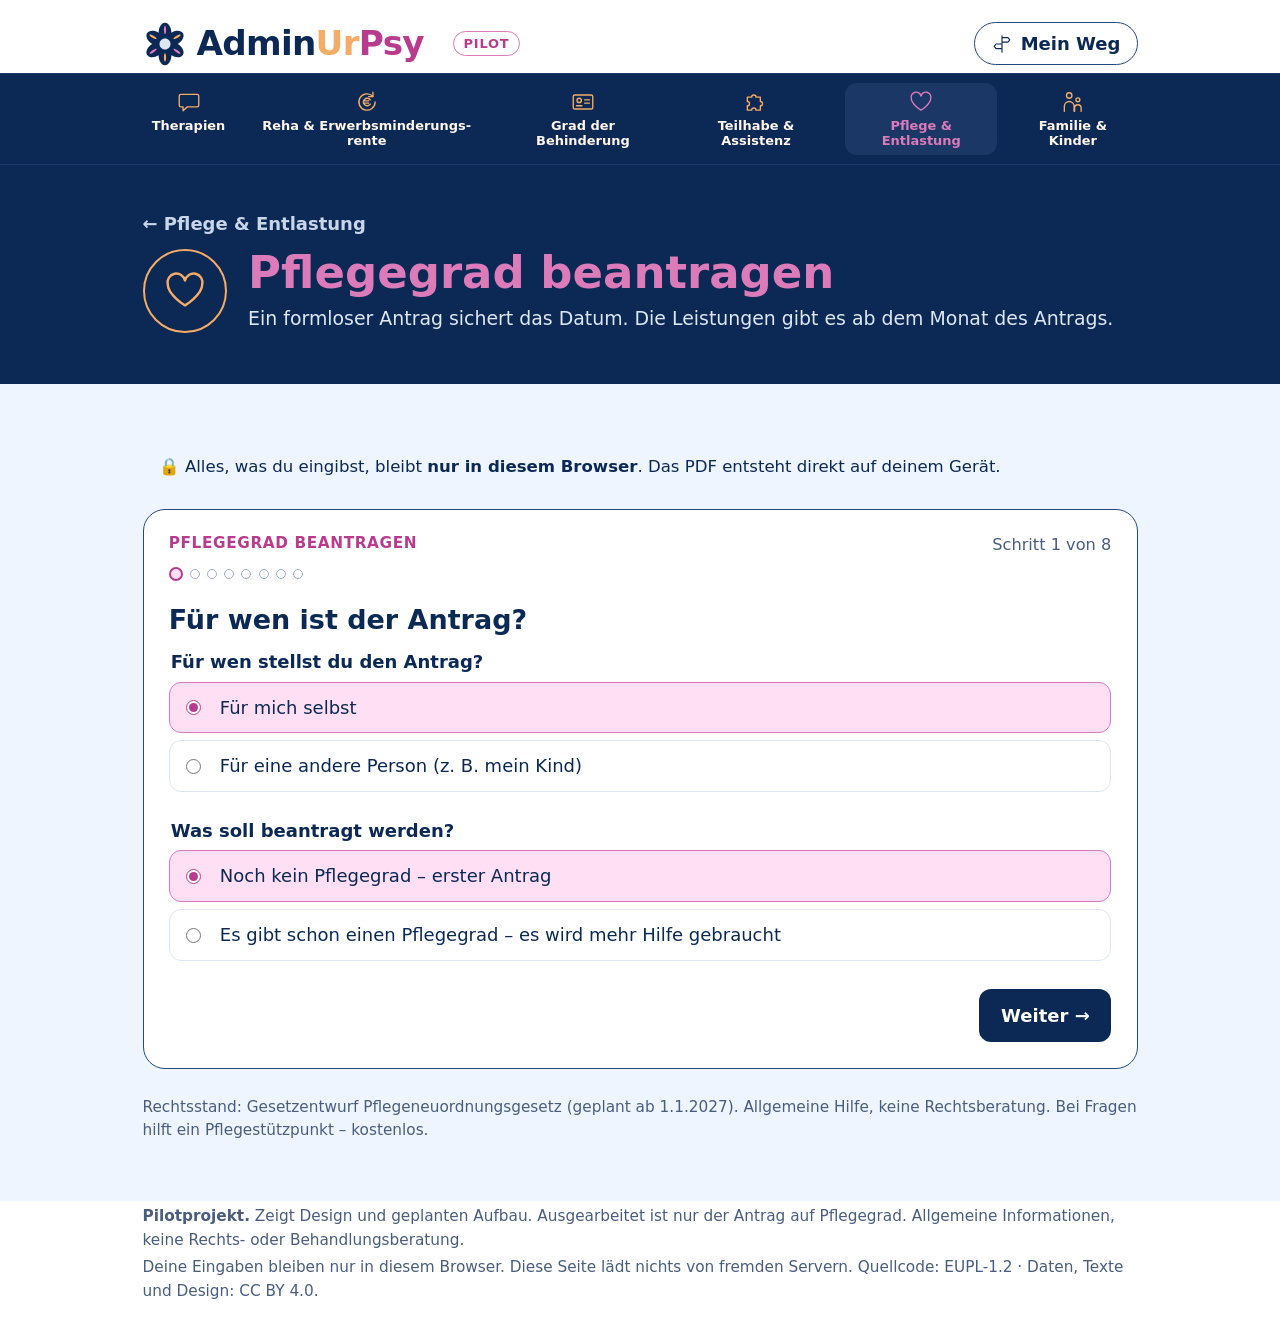
<file: prototype/pflege/pflegegrad-antrag.html>
<!DOCTYPE html>
<html lang="de">
<head>
<meta charset="utf-8">
<meta name="viewport" content="width=device-width, initial-scale=1">
<title>Pflegegrad beantragen – AdminUrPsy (Pilot)</title>
<meta name="description" content="AdminUrPsy (Pilot) – Anträge und Hilfe bei psychischer Erkrankung, an einem Ort.">
<link rel="stylesheet" href="../css/style.css?v=2026-11-25f">
<link rel="icon" href="../img/logo.svg" type="image/svg+xml">
</head>
<body class="sub orange-theme">
<a class="skip-link" href="#inhalt">Zum Inhalt springen</a>
<header class="site-header">
  <div class="wrap">
    <a class="wordmark" href="../index.html" aria-label="AdminUrPsy – zur Startseite"><svg viewBox="-270 -270 540 540" width="44" height="44" aria-hidden="true" focusable="false"><path class="logo-form" d="M 178.292969 124.261719 C 178.292969 56.613281 213.425781 1.691406 256.699219 1.691406 C 299.972656 1.691406 335.105469 56.613281 335.105469 124.261719 C 392.144531 90.4375 456.019531 94.226562 477.65625 132.71875 C 499.292969 171.210938 470.550781 229.921875 413.515625 263.75 C 470.550781 297.570312 499.292969 356.285156 477.65625 394.777344 C 456.019531 433.269531 392.144531 437.058594 335.105469 403.234375 C 335.105469 470.882812 299.972656 525.804688 256.699219 525.804688 C 213.425781 525.804688 178.292969 470.882812 178.292969 403.234375 C 121.253906 437.058594 57.378906 433.269531 35.742188 394.777344 C 14.105469 356.285156 42.847656 297.570312 99.886719 263.75 C 42.847656 229.921875 14.105469 171.210938 35.742188 132.71875 C 57.378906 94.226562 121.253906 90.4375 178.292969 124.261719 Z M 178.292969 124.261719 " transform="translate(-256.699219 -263.75)" fill="#0C2955"/><path class="logo-center" d="M 256.699219 196.0625 C 294.054688 196.0625 324.382812 226.390625 324.382812 263.75 C 324.382812 301.101562 294.054688 331.429688 256.699219 331.429688 C 219.34375 331.429688 189.015625 301.101562 189.015625 263.75 C 189.015625 226.390625 219.34375 196.0625 256.699219 196.0625 Z M 256.699219 196.0625 " transform="translate(-256.699219 -263.75)" fill="#DEE6F2"/><path fill="#DC7BBA" class="acc acc-0 acc-pink" d="M 256.699219 39.890625 C 264.136719 39.890625 270.175781 62.683594 270.175781 90.753906 C 270.175781 118.828125 264.136719 141.621094 256.699219 141.621094 C 249.261719 141.621094 243.222656 118.828125 243.222656 90.753906 C 243.222656 62.683594 249.261719 39.890625 256.699219 39.890625 Z M 256.699219 39.890625 " transform="translate(-256.699219 -263.75)"/><path fill="#F4AC66" class="acc acc-3 acc-orange" d="M 256.699219 377.097656 C 264.136719 377.097656 270.175781 399.890625 270.175781 427.960938 C 270.175781 456.035156 264.136719 478.828125 256.699219 478.828125 C 249.261719 478.828125 243.222656 456.035156 243.222656 427.960938 C 243.222656 399.890625 249.261719 377.097656 256.699219 377.097656 Z M 256.699219 377.097656 " transform="translate(-256.699219 -263.75)"/><path fill="#DC7BBA" class="acc acc-4 acc-pink" d="M 68.8125 381.003906 C 64.628906 374.855469 80.082031 357.042969 103.296875 341.257812 C 126.507812 325.472656 148.753906 317.648438 152.9375 323.800781 C 157.117188 329.953125 141.667969 347.761719 118.453125 363.546875 C 95.238281 379.332031 72.996094 387.15625 68.8125 381.003906 Z M 68.8125 381.003906 " transform="translate(-256.699219 -263.75)"/><path fill="#DC7BBA" class="acc acc-2 acc-pink" d="M 445.664062 381.003906 C 449.847656 374.855469 434.394531 357.042969 411.179688 341.257812 C 387.964844 325.472656 365.722656 317.648438 361.539062 323.800781 C 357.359375 329.953125 372.808594 347.761719 396.023438 363.546875 C 419.238281 379.332031 441.480469 387.15625 445.664062 381.003906 Z M 445.664062 381.003906 " transform="translate(-256.699219 -263.75)"/><path fill="#F4AC66" class="acc acc-5 acc-orange" d="M 65.492188 149.023438 C 61.710938 155.425781 78.261719 172.21875 102.429688 186.496094 C 126.601562 200.777344 149.296875 207.167969 153.078125 200.765625 C 156.863281 194.363281 140.3125 177.570312 116.140625 163.289062 C 91.972656 149.011719 69.277344 142.617188 65.492188 149.023438 Z M 65.492188 149.023438 " transform="translate(-256.699219 -263.75)"/><path fill="#F4AC66" class="acc acc-1 acc-orange" d="M 448.253906 149.023438 C 452.035156 155.425781 435.484375 172.21875 411.316406 186.496094 C 387.144531 200.777344 364.449219 207.167969 360.667969 200.765625 C 356.882812 194.363281 373.433594 177.570312 397.605469 163.289062 C 421.773438 149.011719 444.46875 142.617188 448.253906 149.023438 Z M 448.253906 149.023438 " transform="translate(-256.699219 -263.75)"/></svg><span>Admin<span class="ur">Ur</span><span class="psy">Psy</span></span></a>
    <span class="pilot-badge">Pilot</span>
    <a class="nav-weg" href="../mein-weg.html"><svg class="" viewBox="0 0 48 48" width="22" height="22" fill="none" stroke="#0C2955" stroke-width="2.5" stroke-linecap="round" stroke-linejoin="round" aria-hidden="true" focusable="false"><path d="M24 6v36M24 10h13l4 5-4 5H24M24 24H11l-4 5 4 5h13"/></svg><span>Mein Weg</span></a>
  </div>
</header>
<nav class="area-strip" aria-label="Alle Bereiche"><ul><li><a href="../bereiche/therapien.html"><svg class="" viewBox="0 0 48 48" fill="none" stroke="#0C2955" stroke-width="2.5" stroke-linecap="round" stroke-linejoin="round" aria-hidden="true" focusable="false"><path d="M9 10h30a3 3 0 0 1 3 3v17a3 3 0 0 1-3 3H21l-8 7v-7H9a3 3 0 0 1-3-3V13a3 3 0 0 1 3-3z"/></svg><span>Therapien</span></a></li><li><a href="../bereiche/reha-rente.html"><svg class="" viewBox="0 0 48 48" fill="none" stroke="#0C2955" stroke-width="2.5" stroke-linecap="round" stroke-linejoin="round" aria-hidden="true" focusable="false"><path d="M39 24a15 15 0 1 1-4.4-10.6"/><path d="M35 6v8h-8"/><path d="M30 20a7 7 0 1 0 0 8M18 22h9M18 26h9"/></svg><span>Reha &amp; Erwerbs&shy;minderungs&shy;rente</span></a></li><li><a href="../bereiche/gdb.html"><svg class="" viewBox="0 0 48 48" fill="none" stroke="#0C2955" stroke-width="2.5" stroke-linecap="round" stroke-linejoin="round" aria-hidden="true" focusable="false"><rect x="6" y="11" width="36" height="26" rx="3"/><circle cx="17" cy="21" r="4"/><path d="M12 31h10M27 20h9M27 26h9"/></svg><span>Grad der Behinderung</span></a></li><li><a href="../bereiche/teilhabe.html"><svg class="" viewBox="0 0 48 48" fill="none" stroke="#0C2955" stroke-width="2.5" stroke-linecap="round" stroke-linejoin="round" aria-hidden="true" focusable="false"><path d="M8 15h8a4 4 0 1 1 8 0h8v8a4 4 0 1 1 0 8v8h-8a4 4 0 1 0-8 0H8v-8a4 4 0 1 0 0-8z"/></svg><span>Teilhabe &amp; Assistenz</span></a></li><li><a href="../bereiche/pflege.html" aria-current="page"><svg class="" viewBox="0 0 48 48" fill="none" stroke="#0C2955" stroke-width="2.5" stroke-linecap="round" stroke-linejoin="round" aria-hidden="true" focusable="false"><path d="M24 39C24 39 6 28 6 17A9 9 0 0 1 24 13 9 9 0 0 1 42 17C42 28 24 39 24 39Z"/></svg><span>Pflege &amp; Entlastung</span></a></li><li><a href="../bereiche/familie.html"><svg class="" viewBox="0 0 48 48" fill="none" stroke="#0C2955" stroke-width="2.5" stroke-linecap="round" stroke-linejoin="round" aria-hidden="true" focusable="false"><circle cx="17" cy="12" r="5"/><circle cx="33" cy="20" r="3.6"/><path d="M8 41v-9a9 9 0 0 1 18 0v9M27 41v-6a6 6 0 0 1 12 0v6"/></svg><span>Familie &amp; Kinder</span></a></li></ul></nav>
<main id="inhalt" class="wrap">
<section class="band-hero"><div class="wrap"><a class="back" href="../bereiche/pflege.html">Pflege &amp; Entlastung</a>
  <div class="hero-row"><div class="hero-icon"><svg class="" viewBox="0 0 48 48" fill="none" stroke="#0C2955" stroke-width="2.5" stroke-linecap="round" stroke-linejoin="round" aria-hidden="true" focusable="false"><path d="M24 39C24 39 6 28 6 17A9 9 0 0 1 24 13 9 9 0 0 1 42 17C42 28 24 39 24 39Z"/></svg></div><div><h1>Pflegegrad beantragen</h1><p>Ein formloser Antrag sichert das Datum. Die Leistungen gibt es ab dem Monat des Antrags.</p></div></div>
</div></section>
<section class="band band-blue"><div class="wrap">
  <p class="privacy-note">🔒 Alles, was du eingibst, bleibt <b>nur in diesem Browser</b>. Das PDF entsteht direkt auf deinem Gerät.</p>
  <div id="antrag" class="assistent" aria-live="polite"></div>
  <noscript><p class="card">Der Assistent braucht JavaScript. Ohne JavaScript: Ruf deine Pflegekasse an und sag „Ich möchte einen Pflegegrad beantragen.“</p></noscript>
  <p class="form-note">Rechtsstand: Gesetzentwurf Pflegeneuordnungsgesetz (geplant ab 1.1.2027). Allgemeine Hilfe, keine Rechtsberatung. Bei Fragen hilft ein Pflegestützpunkt – kostenlos.</p>
</div></section>
</main>
<footer class="site-footer"><div class="wrap">
  <p><b>Pilotprojekt.</b> Zeigt Design und geplanten Aufbau. Ausgearbeitet ist nur der Antrag auf Pflegegrad. Allgemeine Informationen, keine Rechts- oder Behandlungsberatung.</p>
  <p>Deine Eingaben bleiben nur in diesem Browser. Diese Seite lädt nichts von fremden Servern. Quellcode: EUPL-1.2 · Daten, Texte und Design: CC BY 4.0.</p>
</div></footer>
<script src="../js/standort.js?v=2026-11-25f"></script>
<script src="../js/datenpaket.js?v=2026-11-25f"></script>
<script src="../js/fragebogen.js?v=2026-11-25f"></script>
<script src="../vendor/pdf-lib.min.js?v=2026-11-25f"></script>
<script src="../js/antrag-pflegegrad.js?v=2026-11-25f"></script>
</body>
</html>
</file>
<file: prototype/css/style.css>
/* AdminUrPsy – Grundstil
   Prototyp: lädt keine Schrift von fremden Servern. Ist IBM Plex Sans (SIL Open Font License) auf dem Gerät
   installiert, wird sie genutzt; sonst die Systemschrift. Zum Einbinden: Schriftdateien nach prototype/fonts/
   legen und hier in @font-face  url("../fonts/…")  ergänzen.
   Farben aus AdminUrPsy-design-grundlage.pdf
   Schrift: IBM Plex Sans (überall) */

@font-face {
  font-family: "IBM Plex Sans";
  src: local("IBM Plex Sans"), local("IBMPlexSans-Regular");
  font-weight: 400; font-style: normal; font-display: swap;
}
@font-face {
  font-family: "IBM Plex Sans";
  src: local("IBM Plex Sans SemiBold"), local("IBMPlexSans-SemiBold");
  font-weight: 600; font-style: normal; font-display: swap;
}
@font-face {
  font-family: "IBM Plex Sans";
  src: local("IBM Plex Sans Bold"), local("IBMPlexSans-Bold");
  font-weight: 700; font-style: normal; font-display: swap;
}

:root {
  --navy: #0C2955;
  --navy-line: #244981;
  --magenta: #B93B8D;
  --pink: #DC7BBA;
  --orange: #F4AC66;
  --center: #DEE6F2;
  --navy-light: #EEF5FF;
  --pink-light: #FFDFF4;
  --orange-light: #FFF6ED;
  --text: #0C2955;
  --muted: #4A5D7E;
  --radius: 22px;
  --font: "IBM Plex Sans", system-ui, -apple-system, "Segoe UI", Roboto, sans-serif;
}

* { box-sizing: border-box; }

html { font-size: 112.5%; } /* 18px Grundgröße: gut lesbar */

body {
  margin: 0;
  font-family: var(--font);
  color: var(--text);
  background: #fff;
  line-height: 1.55;
}

a { color: var(--magenta); text-underline-offset: 3px; }
a:focus-visible, button:focus-visible, input:focus-visible, select:focus-visible, summary:focus-visible {
  outline: 3px solid var(--orange);
  outline-offset: 3px;
  border-radius: 6px;
}

.skip-link {
  position: absolute; left: -999px; top: 0;
  background: var(--navy); color: #fff; padding: .5rem 1rem; z-index: 10;
}
.skip-link:focus { left: 1rem; top: 1rem; }

.wrap { max-width: 1040px; margin: 0 auto; padding: 0 1.25rem; }

/* ---------- Kopf ---------- */
.site-header { padding: 1.2rem 0 .4rem; }
.site-header .wrap { display: flex; align-items: center; justify-content: space-between; gap: 1rem; flex-wrap: wrap; }

.wordmark {
  font-weight: 700; font-size: 1.9rem; letter-spacing: -0.02em;
  text-decoration: none; color: var(--navy); line-height: 1;
  display: inline-flex; align-items: center; gap: .55rem;
}
.wordmark .ur { color: var(--orange); }
.wordmark .psy { color: var(--magenta); }
.wordmark img, .wordmark svg { width: 44px; height: 44px; }


/* ---------- Startseite ---------- */
.intro { text-align: center; padding: .2rem 0 0; }
.intro h1 { font-size: clamp(1.5rem, 3.4vw, 2.3rem); line-height: 1.15; margin: .2rem 0 .3rem; font-weight: 700; letter-spacing: -0.02em; }
.intro p { max-width: 36rem; margin: 0 auto; color: var(--muted); }

.flower-wrap { margin: 0 auto; padding: .3rem 0; }
.flower { width: 100%; height: auto; display: block; overflow: visible; }
.flower .petal-link { cursor: pointer; }
.flower .petal-hl { fill: var(--magenta); opacity: 0; transition: opacity .2s ease; }
.flower .hit { fill: transparent; }
.flower .icon { fill: none; stroke: var(--navy); stroke-width: 2.4; stroke-linecap: round; stroke-linejoin: round; transition: stroke .2s ease; }
.flower .label { font-family: var(--font); font-weight: 600; font-size: 26px; fill: var(--navy); transition: fill .2s ease; }
.flower .petal-link:hover .petal-hl,
.flower .petal-link:focus-visible .petal-hl { opacity: 1; }
.flower .petal-link:hover .icon,
.flower .petal-link:focus-visible .icon { stroke: var(--magenta); }
.flower .petal-link:hover .label,
.flower .petal-link:focus-visible .label { fill: var(--magenta); }
.flower .petal-link:focus { outline: none; }
.flower .petal-link:focus-visible .hit { stroke: var(--orange); stroke-width: 3; }

.flower .center-link { cursor: pointer; }
.flower .center-small { font-family: var(--font); font-weight: 600; font-size: 16px; fill: var(--navy); }
.flower .center-plz { font-family: var(--font); font-weight: 700; font-size: 19px; fill: var(--magenta); }
.flower .center-link:hover .center-plz, .flower .center-link:focus-visible .center-plz { text-decoration: underline; }
.flower .center-link:focus { outline: none; }
.flower .center-link:focus-visible circle { stroke: var(--orange); stroke-width: 3; }

/* PLZ-Fenster (erscheint erst, wenn man die PLZ eingeben will) */
.loc-dialog { border: 1px solid var(--orange); border-radius: var(--radius); padding: 1.4rem 1.5rem 1.2rem; background: var(--orange-light); color: var(--navy); width: min(92vw, 26rem); box-shadow: 0 20px 60px rgba(12, 41, 85, .25); }
.loc-dialog::backdrop { background: rgba(12, 41, 85, .35); }
.loc-dialog h2 { margin: 0 0 .3rem; font-size: 1.35rem; }
.loc-dialog p { margin: 0 0 .8rem; }
.loc-dialog label { display: block; font-weight: 600; margin-bottom: .3rem; }
.loc-dialog input { width: 100%; font: inherit; font-size: 1.3rem; letter-spacing: .08em; padding: .55rem .75rem; border: 1.5px solid var(--navy-line); border-radius: 12px; background: #fff; color: var(--navy); }
.loc-actions { display: flex; gap: .5rem; margin-top: .8rem; }
.loc-status { font-size: .9rem; color: var(--muted); margin: .5rem 0 .2rem; min-height: 1.4em; }
.loc-status #loc-msg { color: var(--magenta); font-weight: 600; margin-right: .6rem; }
.loc-status b { color: var(--navy); }
.land-line { display: inline; }
.land-line[hidden] { display: none; }
.land-fix { display: inline-block; margin-left: .3rem; }
.land-fix summary { display: inline; cursor: pointer; color: var(--magenta); text-decoration: underline; }
.land-fix select { font: inherit; font-size: .85rem; padding: .15rem .3rem; border-radius: 6px; border: 1px solid var(--navy-line); margin-left: .3rem; }
.sr-only { position: absolute; width: 1px; height: 1px; overflow: hidden; clip: rect(0 0 0 0); white-space: nowrap; }

/* Krankenkasse auf Bereichsseiten */
.kasse-box p { margin: 0 0 .7rem; }
.kasse-form label { display: block; font-weight: 600; font-size: .95rem; margin-bottom: .3rem; }
.kasse-form .opt { font-weight: 400; color: var(--muted); }
.kasse-row { display: flex; gap: .5rem; flex-wrap: wrap; }
.kasse-row input { flex: 1 1 14rem; font: inherit; padding: .55rem .75rem; border: 1.5px solid var(--navy-line); border-radius: 12px; background: #fff; color: var(--navy); }
.kasse-hint { margin: .7rem 0 0 !important; }

.mobile-list h2 { font-size: 1.2rem; margin: 1.5rem 0 .6rem; }

/* Startseite: Intro + Blume mit Icons passen in den ersten Bildschirm, der Rest folgt darunter */
body.home .first-screen { display: flex; flex-direction: column; height: calc(100vh - 5.2rem); height: calc(100svh - 5.2rem); min-height: 340px; }
body.home .flower-wrap { flex: 1 1 auto; min-height: 0; position: relative; width: 100%; }
body.home .flower { position: absolute; inset: 0; width: 100%; height: 100%; }
@media (min-width: 700px) {
  body.home .mobile-list { display: none; }
}
@media (max-width: 699px) {
  body.home .first-screen { height: auto; }
  body.home .flower-wrap { position: static; }
  body.home .flower { position: static; height: auto; }
}

/* Standort-Formular */
.card {
  background: var(--orange-light); border: 1px solid var(--orange);
  border-radius: var(--radius); padding: 1.25rem 1.4rem; margin: 1rem 0 2rem;
}
.card.blue { background: var(--navy-light); border-color: var(--navy-line); }
.card.pink { background: var(--pink-light); border-color: var(--magenta); }
.card h2 { margin: 0 0 .4rem; font-size: 1.25rem; }
.card p { margin: .2rem 0 .8rem; }

.btn {
  font: inherit; font-weight: 700; cursor: pointer;
  background: var(--navy); color: #fff; border: 0; border-radius: 12px;
  padding: .7rem 1.2rem; text-decoration: none; display: inline-block;
}
.btn:hover { background: var(--magenta); }
.btn.ghost { background: transparent; color: var(--navy); border: 1.5px solid var(--navy-line); }
.form-note { font-size: .85rem; color: var(--muted); margin-top: .6rem; }
.saved-msg { font-weight: 600; color: var(--magenta); min-height: 1.4em; margin: .4rem 0 0; }

/* Liste aller Bereiche (auch für Handy / Screenreader) */
.area-list { list-style: none; padding: 0; margin: 0 0 2rem; display: grid; grid-template-columns: repeat(auto-fill, minmax(220px, 1fr)); gap: .8rem; }
.area-list a {
  display: flex; align-items: center; gap: .8rem; text-decoration: none; color: var(--navy);
  border-radius: 16px; padding: .7rem .9rem; border: 1px solid transparent; font-weight: 600;
}
.area-list a.pink { background: var(--pink-light); border-color: var(--pink); }
.area-list a.orange { background: var(--orange-light); border-color: var(--orange); }
.area-list a:hover { border-color: var(--navy); }
.area-list svg { width: 38px; height: 38px; flex: none; }

/* ---------- Bereichsseiten ---------- */
.area-hero { border-radius: var(--radius); padding: 1.5rem 1.5rem; margin: 1rem 0 1.5rem; display: flex; gap: 1.2rem; align-items: center; }
.area-hero.pink { background: var(--pink-light); }
.area-hero.orange { background: var(--orange-light); }
.area-hero .hero-icon { width: 92px; height: 92px; flex: none; background: #fff; border-radius: 50%; display: grid; place-items: center; }
.area-hero .hero-icon svg { width: 54px; height: 54px; }
.area-hero h1 { margin: 0; font-size: clamp(1.5rem, 4vw, 2.2rem); line-height: 1.1; font-weight: 700; letter-spacing: -0.015em; }
.area-hero p { margin: .4rem 0 0; font-size: 1.05rem; }

.back { display: inline-block; margin-top: .5rem; font-weight: 600; text-decoration: none; }
.back::before { content: "← "; }

.section { margin: 0 0 2rem; }
.section h2 { font-size: 1.35rem; margin: 0 0 .7rem; display: flex; align-items: center; gap: .5rem; }
.section h2::before { content: ""; width: 12px; height: 26px; border-radius: 12px; background: var(--pink); display: inline-block; }
.orange-theme .section h2::before { background: var(--orange); }

.checks { list-style: none; padding: 0; margin: 0; }
.checks li { padding-left: 2rem; position: relative; margin-bottom: .45rem; }
.checks li::before { content: "✓"; position: absolute; left: .3rem; top: 0; font-weight: 700; color: var(--magenta); }

.steps { list-style: none; counter-reset: step; padding: 0; margin: 0; display: grid; gap: .8rem; }
.steps li { counter-increment: step; position: relative; padding: 1rem 1rem 1rem 4rem; background: var(--navy-light); border-radius: 16px; }
.steps li::before {
  content: counter(step); position: absolute; left: 1rem; top: 1rem;
  width: 2.1rem; height: 2.1rem; border-radius: 50%; background: var(--navy); color: #fff;
  display: grid; place-items: center; font-weight: 700;
}
.steps strong { display: block; font-size: 1.05rem; }

.links { display: grid; grid-template-columns: repeat(auto-fill, minmax(260px, 1fr)); gap: .8rem; }
.link-card {
  display: block; text-decoration: none; color: var(--navy);
  border: 1.5px solid var(--navy-line); border-radius: 16px; padding: .9rem 1rem; background: #fff;
}
.link-card:hover { background: var(--navy-light); }
.link-card .lc-title { font-weight: 700; display: block; }
.link-card .lc-title::after { content: " ↗"; color: var(--magenta); }
.link-card .lc-text { font-size: .9rem; color: var(--muted); display: block; margin-top: .2rem; }
.link-card.local { border-color: var(--magenta); }
.link-card.local .lc-tag { display: inline-block; font-size: .75rem; font-weight: 700; background: var(--pink-light); color: var(--magenta); border-radius: 999px; padding: .05rem .55rem; margin-bottom: .3rem; }

.facts { display: grid; grid-template-columns: repeat(auto-fill, minmax(220px, 1fr)); gap: .8rem; }
.fact { background: var(--orange-light); border-radius: 16px; padding: .9rem 1rem; }
.pink-theme .fact { background: var(--pink-light); }
.fact b { display: block; font-size: 1.3rem; line-height: 1.2; }

.local-box { margin-bottom: 1rem; }
.local-box[hidden] { display: none; }

details.more { border-top: 1px solid var(--center); padding: .7rem 0; }
details.more summary { cursor: pointer; font-weight: 700; }

/* ---------- Fuß ---------- */

.site-footer { color: var(--muted); font-size: .85rem; padding: 0 0 2rem; }
.site-footer p { margin: .2rem 0; }

@media (max-width: 560px) {
  .area-hero { flex-direction: column; align-items: flex-start; }
  .flower .label { font-size: 26px; }
}

@media (prefers-reduced-motion: reduce) {
  * { transition: none !important; }
}

/* ---------- Kopf: Mein Weg ---------- */
.nav-weg { display: inline-flex; align-items: center; gap: .4rem; font-weight: 700; color: var(--navy); text-decoration: none; border: 1.5px solid var(--navy-line); border-radius: 999px; padding: .35rem .9rem; }
.nav-weg:hover { background: var(--navy-light); color: var(--magenta); }
.nav-weg svg { width: 22px; height: 22px; }

/* ---------- In der App erledigen (Kacheln) ---------- */
.doc-tiles { display: grid; grid-template-columns: repeat(auto-fill, minmax(230px, 1fr)); gap: .8rem; margin: 0 0 1rem; }
.doc-tile { display: block; position: relative; text-decoration: none; color: var(--navy); background: #fff; border: 2px solid var(--navy); border-radius: 16px; padding: 1rem 1.1rem; }
.doc-tile:hover, .doc-tile:focus-visible { background: var(--navy-light); border-color: var(--magenta); }
.doc-tile .dt-title { display: block; font-weight: 700; font-size: 1.05rem; }
.doc-tile .dt-title::after { content: " →"; color: var(--magenta); }
.doc-tile .dt-text { display: block; font-size: .9rem; color: var(--muted); margin-top: .25rem; }
.doc-tile .dt-tag { position: absolute; top: .6rem; right: .7rem; font-size: .72rem; font-weight: 700; background: var(--pink-light); color: var(--magenta); border-radius: 999px; padding: .05rem .5rem; }
.privacy-note { background: var(--navy-light); border-radius: 12px; padding: .6rem .9rem; font-size: .92rem; }

/* ---------- Assistent ---------- */
.wiz { background: #fff; border: 1.5px solid var(--navy-line); border-radius: var(--radius); padding: 1.2rem 1.4rem 1.4rem; margin: 1rem 0 1.5rem; }
.wiz-top { display: flex; justify-content: space-between; gap: 1rem; font-size: .9rem; }
.wiz-top a { font-weight: 600; text-decoration: none; }
.wiz-count { color: var(--muted); }
.wiz-bar { height: 8px; background: var(--center); border-radius: 99px; margin: .6rem 0 1rem; overflow: hidden; }
.wiz-bar span { display: block; height: 100%; background: var(--magenta); border-radius: 99px; transition: width .3s ease; }
.wiz-doc { margin: 0; font-size: .85rem; font-weight: 700; color: var(--magenta); text-transform: uppercase; letter-spacing: .04em; }
.wiz-h { margin: .1rem 0 .4rem; font-size: 1.5rem; }
.wiz-h:focus { outline: none; }
.wiz-intro { margin: 0 0 1rem; }
.wiz-meta { font-size: .95rem; }
.wiz-field { margin: 0 0 1rem; }
.wiz-field > label, .wiz-choice legend { display: block; font-weight: 700; margin-bottom: .3rem; }
.wiz .opt, .neu-form .opt { font-weight: 400; color: var(--muted); }
.wiz .req { color: var(--magenta); }
.wiz .hint { margin: -.1rem 0 .4rem; font-size: .88rem; color: var(--muted); }
.wiz input[type=text], .wiz input[type=tel], .wiz input[type=email], .wiz input[type=date], .wiz input[type=number], .wiz select, .wiz textarea,
.neu-form input, .neu-form select, .neu-form textarea, .frist-form input, .sent-form input, .sent-form select {
  font: inherit; width: 100%; max-width: 34rem; padding: .55rem .75rem; border: 1.5px solid var(--navy-line); border-radius: 12px; background: #fff; color: var(--navy);
}
.wiz textarea, .neu-form textarea { max-width: 100%; }
.wiz-choice { border: 0; padding: 0; margin: 0 0 1rem; }
.choice { display: flex; gap: 1.05rem; align-items: flex-start; border: 1px solid var(--center); border-radius: 12px; padding: .6rem .9rem; margin: 0 0 .4rem; cursor: pointer; background: #fff; }
.choice:hover { border-color: var(--navy-line); }
.choice:has(input:checked) { border-color: var(--pink); background: var(--pink-light); }
.choice input { width: 15px; height: 15px; margin: .38rem 0 0; flex: none; accent-color: var(--magenta); }
/* kein (oranger) Fokusrahmen um das Häkchen; Tastatur-Fokus zeigt stattdessen ein feiner Rand um die ganze Zeile */
.choice input:focus, .choice input:focus-visible { outline: none; }
.choice:has(input:focus-visible) { border-color: var(--navy); box-shadow: 0 0 0 1px var(--navy); }
.choice small { display: block; color: var(--muted); font-size: .85rem; }
.choice.single, .wiz-field > label.choice { display: flex; font-weight: 600; } /* einzelnes Häkchen: gleicher Abstand wie in Listen */
.wiz-info { background: var(--navy-light); border-left: 5px solid var(--navy-line); border-radius: 10px; padding: .7rem .9rem; margin: 0 0 1rem; font-size: .95rem; }
.wiz-info.warn { background: var(--orange-light); border-left-color: var(--orange); }
.wiz-info[hidden] { display: none; }
.wiz-err { color: var(--magenta); font-weight: 700; }
.wiz-nav { display: flex; justify-content: space-between; gap: 1rem; margin-top: 1.2rem; }
.letter-preview { border: 1px solid var(--center); background: #FBFCFE; border-radius: 12px; padding: 1rem 1.2rem; font-size: .92rem; max-height: 26rem; overflow: auto; margin-bottom: 1rem; }
.letter-preview p { margin: 0 0 .6rem; }
.pdf-actions { display: flex; flex-wrap: wrap; gap: .6rem; margin: .4rem 0 1rem; }
.btn[disabled] { opacity: .45; cursor: not-allowed; }
.btn.small { padding: .35rem .7rem; font-size: .85rem; }
.btn.danger { color: var(--magenta); border-color: var(--magenta); }
.file-btn { cursor: pointer; }
.mini-steps { padding-left: 1.3rem; }
.mini-steps li { margin-bottom: .3rem; }
.row { display: flex; flex-wrap: wrap; gap: .6rem 1rem; align-items: flex-end; margin-bottom: .8rem; }
.row label { display: flex; flex-direction: column; font-weight: 600; font-size: .9rem; gap: .25rem; flex: 1 1 10rem; }
.row label.chk { flex-direction: row; align-items: center; flex: 0 0 auto; }
label.block { display: block; font-weight: 600; font-size: .9rem; margin-bottom: .6rem; }
.sent-form h3, .tb-form h3 { margin: 0 0 .3rem; font-size: 1.1rem; }

/* ---------- Mein Weg ---------- */
.chip { display: inline-block; font-size: .78rem; font-weight: 700; border-radius: 999px; padding: .08rem .6rem; white-space: nowrap; vertical-align: middle; }
.st-offen { background: var(--center); color: var(--navy); }
.st-arbeit { background: var(--orange-light); color: #8A4B0F; border: 1px solid var(--orange); }
.st-beantragt { background: var(--navy-light); color: var(--navy); border: 1px solid var(--navy-line); }
.st-bewilligt { background: #E3F4E8; color: #1D5B33; border: 1px solid #6DB585; }
.st-abgelehnt { background: var(--pink-light); color: var(--magenta); border: 1px solid var(--pink); }
.st-widerspruch { background: var(--magenta); color: #fff; }
.weg-list { display: grid; gap: .7rem; }
.weg-item { border: 1.5px solid var(--navy-line); border-radius: 16px; background: #fff; }
.weg-item > summary { list-style: none; display: flex; align-items: center; gap: .8rem; padding: .8rem 1rem; cursor: pointer; font-weight: 700; }
.weg-item > summary::-webkit-details-marker { display: none; }
.weg-item > summary::after { content: "▾"; margin-left: .3rem; color: var(--magenta); }
.weg-item[open] > summary::after { content: "▴"; }
.weg-item > summary svg { width: 32px; height: 32px; flex: none; }
.wi-title { flex: 1; }
.wi-count { font-weight: 400; font-size: .85rem; color: var(--muted); }
.wi-body { padding: 0 1rem 1rem; border-top: 1px solid var(--center); }
.wi-body h4 { margin: 1.1rem 0 .4rem; }
.stepper { list-style: none; padding: 0; margin: 1rem 0; display: grid; grid-template-columns: repeat(auto-fit, minmax(7.5rem, 1fr)); gap: .4rem; counter-reset: s; }
.stepper li { font-size: .82rem; color: var(--muted); padding: .45rem .5rem; border-radius: 10px; background: #F6F8FB; display: flex; gap: .4rem; align-items: center; line-height: 1.25; }
.stepper li span { flex: none; width: 1.5rem; height: 1.5rem; border-radius: 50%; display: grid; place-items: center; background: var(--center); color: var(--navy); font-weight: 700; font-size: .8rem; }
.stepper li.done { color: var(--navy); }
.stepper li.done span { background: var(--navy); color: #fff; }
.stepper li.now { background: var(--pink-light); color: var(--navy); font-weight: 700; outline: 2px solid var(--magenta); }
.stepper li.now span { background: var(--magenta); color: #fff; }
.stepper li.skip { opacity: .5; text-decoration: line-through; }
.naechster { background: var(--orange-light); border-radius: 14px; padding: .8rem 1rem; }
.naechster p { margin: 0 0 .6rem; }
.fristen, .log { list-style: none; padding: 0; margin: 0 0 1rem; display: grid; gap: .45rem; }
.frist { display: grid; grid-template-columns: 7.5rem 1fr auto; gap: .7rem; align-items: start; padding: .6rem .8rem; border-radius: 12px; background: var(--navy-light); border-left: 5px solid var(--navy-line); }
.frist.frist-hart { background: var(--pink-light); border-left-color: var(--magenta); }
.frist.frist-termin { background: var(--orange-light); border-left-color: var(--orange); }
.frist.vorbei { opacity: .65; }
.fr-date { font-size: .82rem; color: var(--muted); display: flex; flex-direction: column; }
.fr-date b { font-size: 1rem; color: var(--navy); }
.fr-main small { display: block; color: var(--muted); font-size: .86rem; margin-top: .15rem; }
.fr-ber { font-weight: 400; font-size: .8rem; color: var(--magenta); }
.log li { display: grid; grid-template-columns: 6.5rem 1fr auto; gap: .7rem; align-items: start; padding: .5rem .2rem; border-bottom: 1px solid var(--center); }
.log-date { font-size: .88rem; color: var(--muted); }
.log-main small { display: block; color: var(--muted); font-size: .86rem; }
.log-del { font: inherit; font-size: .8rem; background: none; border: 0; color: var(--muted); text-decoration: underline; cursor: pointer; }
.log-del[data-sure] { color: var(--magenta); font-weight: 700; }
.leer { color: var(--muted); }
.neu-form { background: #F6F8FB; border-radius: 14px; padding: .8rem 1rem; margin: 1rem 0 .4rem; }
.neu-form h4 { margin: 0 0 .5rem !important; }
.typ-felder { display: contents; }
.typ-felder label { display: flex; flex-direction: column; font-weight: 600; font-size: .9rem; gap: .25rem; flex: 1 1 10rem; }
.status-fix { font-size: .85rem; color: var(--muted); margin-top: 1rem; }
.status-fix select { font: inherit; font-size: .85rem; padding: .2rem .4rem; border-radius: 8px; margin-left: .3rem; }
.weg-mini { margin-top: .4rem; }
.weg-mini-head { display: flex; justify-content: space-between; gap: 1rem; flex-wrap: wrap; font-weight: 600; }
.weg-mini p { margin: .5rem 0; }
.weg-mini .fristen { margin: .6rem 0 0; }

@media (max-width: 560px) {
  .frist, .log li { grid-template-columns: 1fr; gap: .2rem; }
  .wiz { padding: 1rem; }
  .nav-weg span { display: none; }
}
@media print {
  .site-header, .site-footer, .wiz-nav, .pdf-actions { display: none; }
}

/* Handy: Liste darf nicht breiter als der Bildschirm werden */
.weg-list { grid-template-columns: minmax(0, 1fr); }
.weg-item, .wi-title { min-width: 0; }
@media (max-width: 560px) {
  .weg-item > summary { flex-wrap: wrap; gap: .5rem .7rem; }
  .wi-title { flex: 1 1 60%; }
  .stepper { grid-template-columns: 1fr 1fr; }
}

/* ---------- Startseite: heller Header, dunkler Blüten-Bereich (Variante A, 22.11.2026) ---------- */
:root { --band: #0C2955; --flower-outline: #3A5D94; }
body.home .site-header { background: #fff; position: relative; z-index: 1; }
body.home .first-screen {
  background: var(--band);
  margin-left: calc(50% - 50vw); margin-right: calc(50% - 50vw);
  padding: 1.2rem calc(50vw - 50%) .8rem;
}
body.home .intro h1 { color: var(--pink); }
body.home .intro p { color: #C9D6EA; }
body.home .flower .logo-navy path { stroke: var(--flower-outline); stroke-width: 1.1; }
body.home .flower .label { fill: var(--orange-light); }
body.home .flower .icon { stroke: var(--orange); }
body.home .flower .petal-hl { fill: var(--pink); }
body.home .flower .petal-link:hover .label, body.home .flower .petal-link:focus-visible .label { fill: var(--pink); }
body.home .flower .petal-link:hover .icon, body.home .flower .petal-link:focus-visible .icon { stroke: var(--pink); }
body.home .flower .petal-link:focus-visible .hit { stroke: var(--pink); }

/* Hover-Feinschliff (22.11.2026): pinke Ovale werden auf dem pinken Blatt orange, damit sie sichtbar bleiben */
body.home .flower .petal-link.p0:hover ~ .logo-top .acc-0.acc-pink, body.home .flower .petal-link.p0:focus-visible ~ .logo-top .acc-0.acc-pink,
body.home .flower .petal-link.p1:hover ~ .logo-top .acc-1.acc-pink, body.home .flower .petal-link.p1:focus-visible ~ .logo-top .acc-1.acc-pink,
body.home .flower .petal-link.p2:hover ~ .logo-top .acc-2.acc-pink, body.home .flower .petal-link.p2:focus-visible ~ .logo-top .acc-2.acc-pink,
body.home .flower .petal-link.p3:hover ~ .logo-top .acc-3.acc-pink, body.home .flower .petal-link.p3:focus-visible ~ .logo-top .acc-3.acc-pink,
body.home .flower .petal-link.p4:hover ~ .logo-top .acc-4.acc-pink, body.home .flower .petal-link.p4:focus-visible ~ .logo-top .acc-4.acc-pink,
body.home .flower .petal-link.p5:hover ~ .logo-top .acc-5.acc-pink, body.home .flower .petal-link.p5:focus-visible ~ .logo-top .acc-5.acc-pink,
body.home .flower .petal-link.p6:hover ~ .logo-top .acc-6.acc-pink, body.home .flower .petal-link.p6:focus-visible ~ .logo-top .acc-6.acc-pink,
body.home .flower .petal-link.p7:hover ~ .logo-top .acc-7.acc-pink, body.home .flower .petal-link.p7:focus-visible ~ .logo-top .acc-7.acc-pink { fill: var(--orange); }

/* Blütenmitte: ganze Fläche klickbar, Hover = pink mit heller Schrift */
.flower .center-link circle { transition: fill .2s ease; }
.flower .center-link .center-small, .flower .center-link .center-plz { transition: fill .2s ease, transform .2s ease; }
.flower .center-link:not(.has-plz) .center-small { transform: translateY(10px); font-size: 17px; }
.flower .center-link:hover circle, .flower .center-link:focus-visible circle { fill: var(--pink); }
.flower .center-link:hover .center-small, .flower .center-link:hover .center-plz,
.flower .center-link:focus-visible .center-small, .flower .center-link:focus-visible .center-plz { fill: var(--orange-light); text-decoration: none; }

/* ---------- Unterseiten: Bereichs-Leiste, dunkler Kopf, Blöcke über die ganze Breite (22.11.2026) ---------- */
body.sub main.wrap { max-width: none; padding: 0; }
body.sub .band { padding: 2.4rem 0; }
body.sub .band > .wrap { max-width: 1040px; margin: 0 auto; padding: 0 1.25rem; }
body.sub .band .section { margin: 0; }
body.sub .band-white { background: #fff; }
body.sub .band-blue { background: var(--navy-light); }
body.sub .band-theme { background: var(--orange-light); }
body.sub .pink-theme .band-theme { background: var(--pink-light); }
body.sub .band-dark { background: var(--navy); color: #fff; }
body.sub .band-dark h2 { color: var(--orange); }
body.sub .band-dark h2::before { background: var(--pink); }
body.sub .band-dark a:not(.doc-tile):not(.link-card):not(.btn) { color: var(--pink); }
body.sub .band-dark .card { color: var(--navy); }
body.sub .band-dark .local-box:not(.card) { color: #DEE6F2; }
body.sub .band-dark .doc-tile { border-color: transparent; }
body.sub .band-dark .doc-tile:hover { border-color: var(--pink); }
body.sub .band-blue .steps li { background: #fff; }
body.sub .band-theme .fact, body.sub .band-white .fact { background: var(--orange-light); }
body.sub .pink-theme .band-white .fact { background: var(--pink-light); }

/* Bereichs-Leiste ganz oben: die 8 Bereiche */
.area-strip { background: var(--navy); border-top: 1px solid #1d3a6b; }
.area-strip ul { list-style: none; margin: 0 auto; padding: .5rem 1.25rem; max-width: 1040px; display: flex; gap: .2rem; justify-content: space-between; overflow-x: auto; }
.area-strip a { display: flex; flex-direction: column; align-items: center; gap: .2rem; text-decoration: none; color: var(--orange-light); font-size: .72rem; font-weight: 600; padding: .35rem .5rem; border-radius: 12px; min-width: 76px; text-align: center; line-height: 1.15; }
.area-strip svg { width: 26px; height: 26px; stroke: var(--orange); }
.area-strip a:hover { color: var(--pink); }
.area-strip a:hover svg { stroke: var(--pink); }
.area-strip a[aria-current] { background: #1a3766; color: var(--pink); }
.area-strip a[aria-current] svg { stroke: var(--pink); }

/* Kopfblock des Bereichs */
.band-hero { background: var(--navy); color: #fff; padding: 2rem 0 1.6rem; border-top: 1px solid #1d3a6b; }
.band-hero .wrap { max-width: 1040px; margin: 0 auto; padding: 0 1.25rem; }
.band-hero .back { color: #C9D6EA; }
.band-hero .hero-row { display: flex; gap: 1.2rem; align-items: center; margin: .6rem 0 1.2rem; }
.band-hero .hero-icon { width: 84px; height: 84px; border-radius: 50%; border: 2px solid var(--orange); display: grid; place-items: center; flex: none; }
.band-hero .hero-icon svg { width: 46px; height: 46px; }
.band-hero .hero-icon svg * { stroke: var(--orange); }
.band-hero h1 { margin: 0; color: var(--pink); font-size: clamp(1.7rem, 4vw, 2.5rem); line-height: 1.1; }
.band-hero p { margin: .35rem 0 0; color: #DEE6F2; font-size: 1.05rem; }
.jump { display: flex; flex-wrap: wrap; gap: .5rem; }
.jump a { color: var(--orange-light); text-decoration: none; border: 1.5px solid #3A5D94; border-radius: 999px; padding: .3rem .85rem; font-size: .9rem; font-weight: 600; }
.jump a:hover { border-color: var(--pink); color: var(--pink); }
.jump a.primary { background: var(--orange); border-color: var(--orange); color: var(--navy); }
.jump a.primary:hover { background: var(--pink); border-color: var(--pink); color: var(--navy); }
body.sub .site-footer .wrap { max-width: 1040px; }
body.sub .band-dark .wiz-info { color: var(--navy); }
body.sub .band .section nav, body.sub .band nav.section { margin: 0; }
@media (max-width: 560px) {
  .band-hero .hero-row { flex-direction: row; }
  .band-hero .hero-icon { width: 64px; height: 64px; }
  .band-hero .hero-icon svg { width: 36px; height: 36px; }
  body.sub .band { padding: 1.8rem 0; }
}
.link-card .lc-tag[hidden] { display: none; }

/* ---------- Assistent: Schritt-Kreise statt Fortschrittsbalken (Pflegegrad-Chat, 22.11.2026) ----------
   gefüllt = geschafft (anklickbar, zurück zu diesem Schritt) · Ring = aktueller Schritt · leer = kommt noch */
.wiz-dots { list-style: none; display: flex; flex-wrap: wrap; align-items: center; gap: .4rem; padding: 0; margin: .6rem 0 1rem; }
.wiz-dots li { display: flex; }
.wiz-dots span, .wiz-dots button { width: 10px; height: 10px; border-radius: 50%; border: 1.5px solid var(--navy-line); background: #fff; padding: 0; display: block; }
.wiz-dots li.done button { background: var(--magenta); border-color: var(--magenta); cursor: pointer; }
.wiz-dots li.done button:hover, .wiz-dots li.done button:focus-visible { transform: scale(1.3); }
.wiz-dots button:focus-visible { outline: 2px solid var(--navy); outline-offset: 2px; }
.wiz-dots li.now span { width: 14px; height: 14px; border: 2px solid var(--magenta); background: var(--pink-light); }
.wiz-dots li.todo span { border-color: #9DB0CC; border-width: 1.5px; }
@media (prefers-reduced-motion: no-preference) { .wiz-dots button { transition: transform .15s ease; } }

/* ===================== Prototyp (Pilot, 25.11.2026) =====================
   Ergänzungen für den öffentlichen Prototyp im Repository: 6 Bereiche, Pilot-Hinweise, Fragebogen. */
.flower .acc-pink { fill: var(--pink); }
.flower .acc-orange { fill: var(--orange); }
.pilot-badge { margin-left: .6rem; margin-right: auto; font-size: .72rem; font-weight: 700; letter-spacing: .06em; text-transform: uppercase; color: var(--magenta); border: 1.5px solid var(--pink); border-radius: 999px; padding: .1rem .55rem; }
.pilot-note { background: var(--orange-light); border-left: 6px solid var(--orange); border-radius: 12px; padding: 1.1rem 1.3rem; font-size: 1.15rem; }
.area-strip ul { justify-content: center; gap: .6rem; }
.area-strip a { min-width: 92px; }
.doc-tile.inaktiv { opacity: .6; cursor: default; }
.doc-tile.inaktiv .dt-title::after { content: ""; }
.doc-tile.inaktiv:hover { background: #fff; }
.doc-tile .dt-tag { position: static; display: inline-block; margin-top: .5rem; }
.quelle { font-size: .85rem; color: var(--muted); }
.wiz .wiz-info p { margin: 0 0 .5rem; }
.wiz .wiz-info p:last-child { margin-bottom: 0; }
.wiz h3 { margin: 1.4rem 0 .4rem; font-size: 1.1rem; }
.wiz select optgroup { font-weight: 700; }
.wiz .wiz-top .wiz-doc { margin: 0; }
.letter-preview ul { margin: 0 0 .6rem; padding-left: 1.2rem; }
@media (max-width: 560px) { .pilot-badge { display: none; } }   /* Platz sparen – „Pilot“ steht auch im Fuß */

/* Fragebogen: Rahmen je Feld (für Teil-Aktualisierung), ohne eigenes Layout */
.wiz-form .feld { display: contents; }
.wiz-info .vorschlag { font-size: 1.02rem; }

/* ---------- Handy (25.11.2026): Blüte füllt die Breite, Symbol und Name stehen im eigenen Blütenblatt ----------
   Hover gibt es auf dem Handy nicht; jedes ganze Blatt ist antippbar (petal-hl liegt im Link).
   Der Bildausschnitt (viewBox) wird per Skript in index.html umgestellt (data-viewbox-handy). */
@media (max-width: 699px) {
  body.home .first-screen { height: calc(100vh - 5.2rem); height: calc(100svh - 5.2rem); min-height: 520px; padding-top: 1rem; padding-bottom: .5rem; }
  body.home .first-screen { justify-content: center; gap: 1rem; }
  body.home .flower-wrap { position: static; flex: 0 0 auto; }
  body.home .flower { position: static; width: 100%; height: auto; max-height: calc(100svh - 11rem); }
  /* Blüte in voller Größe (0.74 → 1.0) */
  body.home .flower .logo-navy, body.home .flower .logo-top { transform: translate(400px, 400px) scale(1); }
  body.home .flower .petal-hl, body.home .flower .center-link { transform: translate(400px, 400px) scale(1.351) translate(-400px, -400px); }
  /* Farbtupfer weg (dort stehen jetzt Symbol und Name); Blätter etwas heller als der Grund, zwei Blautöne im Wechsel */
  body.home .flower .acc { display: none; }
  body.home .flower .petal-hl { opacity: 1.0; }
  body.home .flower .p0 .petal-hl { fill: #1E3F75; }
  body.home .flower .p1 .petal-hl { fill: #183564; }
  body.home .flower .p2 .petal-hl { fill: #1E3F75; }
  body.home .flower .p3 .petal-hl { fill: #183564; }
  body.home .flower .p4 .petal-hl { fill: #1E3F75; }
  body.home .flower .p5 .petal-hl { fill: #183564; }
  /* Symbole in der Farbe des Farbtupfers, der vorher in diesem Blatt stand */
  body.home .flower .p0 .icon { stroke: var(--pink); }
  body.home .flower .p1 .icon { stroke: var(--orange); }
  body.home .flower .p2 .icon { stroke: var(--pink); }
  body.home .flower .p3 .icon { stroke: var(--orange); }
  body.home .flower .p4 .icon { stroke: var(--pink); }
  body.home .flower .p5 .icon { stroke: var(--orange); }
  body.home .flower .logo-navy path { stroke: #5A7DB4; stroke-width: 1.6; }
  /* Symbol + Name in die Blattmitte (Abstand 168 von der Blütenmitte), kleiner skaliert */
  .flower .marke { transform-box: fill-box; transform-origin: center; }
  .flower .p0 .marke { transform: translate(0.0px, 119.0px) scale(0.68); }
  .flower .p1 .marke { transform: translate(-118.6px, 62.5px) scale(0.68); }
  .flower .p2 .marke { transform: translate(-118.6px, -74.5px) scale(0.68); }
  .flower .p3 .marke { transform: translate(0.0px, -143.0px) scale(0.68); }
  .flower .p4 .marke { transform: translate(118.6px, -74.5px) scale(0.68); }
  .flower .p5 .marke { transform: translate(118.6px, 62.5px) scale(0.68); }
  body.home .flower .label { font-size: 30px; }
  body.home .flower .icon { stroke-width: 2.6; }
  body.home .flower .hit { display: none; }
  body.home .flower .petal-link:active .petal-hl { fill: #2A5294; }   /* Rückmeldung beim Antippen */
}
/* Bereichsleiste auf dem Handy: zwei Reihen à drei statt seitlich scrollen */
@media (max-width: 760px) {
  .area-strip ul { display: grid; grid-template-columns: repeat(3, minmax(0, 1fr)); gap: .25rem; overflow: visible; padding: .5rem .75rem; justify-content: stretch; }
  .area-strip a { min-width: 0; padding: .4rem .25rem; font-size: .74rem; }
  .area-strip a span { hyphens: manual; -webkit-hyphens: manual; }   /* nur an den weichen Trennstellen (&shy;) trennen */
}

/* Schmale Handys: Kopfzeile bleibt einzeilig */
@media (max-width: 400px) {
  .site-header .wrap { flex-wrap: nowrap; gap: .5rem; }
  .wordmark { font-size: 1.6rem; gap: .4rem; }
  .wordmark img, .wordmark svg { width: 34px; height: 34px; }
}

/* Lange Wörter (Erwerbs-minderungs-rente) nur an den weichen Trennstellen im HTML trennen */
.area-hero h1, .band-hero h1, .area-list a { hyphens: manual; -webkit-hyphens: manual; }

/* Bereichsleiste: nie automatisch trennen, nur an &shy; (alle Breiten, auch Safari) */
.area-strip a, .area-strip a span { hyphens: manual; -webkit-hyphens: manual; overflow-wrap: normal; word-break: normal; }
</file>
